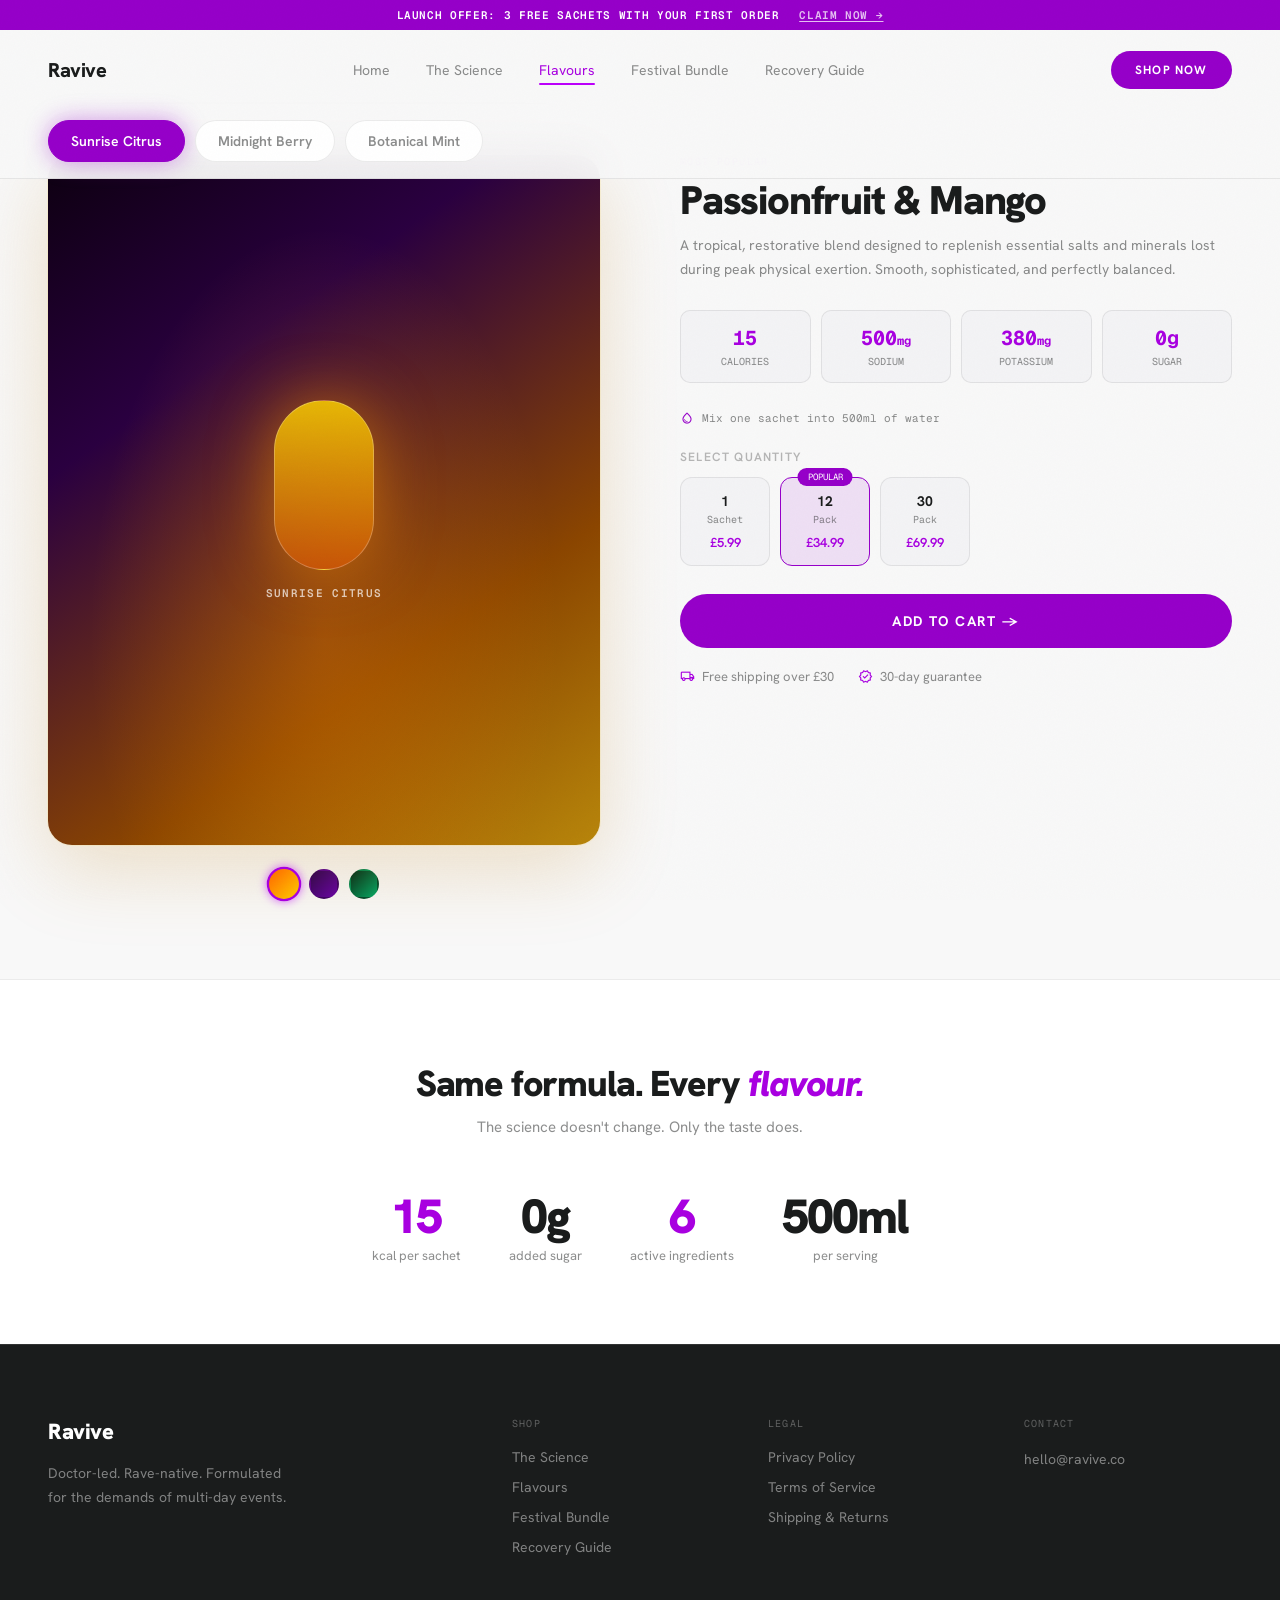
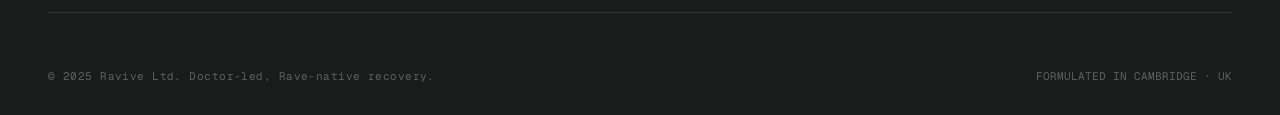
<file: product.html>
<!DOCTYPE html>
<html lang="en">
<head>
<meta charset="utf-8"/>
<meta content="width=device-width, initial-scale=1.0" name="viewport"/>
<title>Flavours — Ravive</title>
<link href="https://fonts.googleapis.com/css2?family=Hanken+Grotesk:wght@300;400;600;700;800;900&family=Geist+Mono:wght@400;500&display=swap" rel="stylesheet"/>
<link href="https://fonts.googleapis.com/css2?family=Material+Symbols+Outlined:wght,FILL@100..700,0..1&display=swap" rel="stylesheet"/>
<style>
:root {
  --bg: #f8f8f8; --surface: #ffffff; --surface2: #f3f3f5;
  --border: rgba(0,0,0,0.08); --purple: #9600c9; --purple-bright: #bc00fb;
  --purple-text: #a800e0; --purple-on-dark: #c44dff;
  --purple-glow: rgba(150,0,201,0.3); --text: #1a1c1c;
  --text-muted: rgba(26,28,28,0.5); --text-dim: rgba(26,28,28,0.3);
}
* { box-sizing: border-box; margin: 0; padding: 0; }
body { font-family: 'Hanken Grotesk', sans-serif; background: var(--bg); color: var(--text); -webkit-font-smoothing: antialiased; overflow-x: hidden; }
button, input, select, textarea { font-family: inherit; }
::selection { background: rgba(150,0,201,0.22); }
a:focus-visible, button:focus-visible, input:focus-visible { outline: 2px solid var(--purple-bright); outline-offset: 3px; border-radius: 4px; }
.mono { font-family: 'Geist Mono', monospace; }
a { text-decoration: none; color: inherit; }
.btn-primary { background: var(--purple); color: #fff; font-size: 13px; letter-spacing: 0.1em; font-weight: 700; padding: 14px 32px; border-radius: 9999px; border: none; cursor: pointer; transition: all 0.3s; display: inline-block; }
.btn-primary:hover { background: var(--purple-bright); box-shadow: 0 0 40px var(--purple-glow); transform: translateY(-2px); }
.btn-ghost { background: transparent; color: var(--text); font-size: 13px; letter-spacing: 0.08em; font-weight: 600; padding: 13px 32px; border-radius: 9999px; border: 1px solid var(--border); cursor: pointer; transition: all 0.3s; display: inline-block; }
.btn-ghost:hover { border-color: var(--purple); color: var(--purple-text); }
.reveal { opacity: 0; transform: translateY(28px); transition: opacity 0.7s cubic-bezier(0.22,1,0.36,1), transform 0.7s cubic-bezier(0.22,1,0.36,1); }
.reveal.visible { opacity: 1; transform: translateY(0); }
/* Nav */
.nav { position: fixed; top: 36px; left: 0; right: 0; z-index: 100; padding: 0 48px; height: 68px; display: flex; align-items: center; justify-content: space-between; transition: all 0.4s; }
.nav.scrolled { background: rgba(248,248,248,0.92); -webkit-backdrop-filter: blur(20px); backdrop-filter: blur(20px); border-bottom: 1px solid var(--border); }
.nav-logo { font-size: 20px; font-weight: 800; letter-spacing: -0.02em; color: #1a1c1c; }
.nav-links { display: flex; align-items: center; gap: 36px; }
.nav-link { font-size: 14px; color: var(--text-muted); transition: color 0.2s; }
.nav-link:hover { color: #1a1c1c; }
.nav-link.active { color: var(--purple-text); }
.mobile-btn { display: none; }
#mobileMenu { display: none; }
#mobileMenu.open { display: flex; animation: menu-in 0.28s cubic-bezier(0.22,1,0.36,1); }
@keyframes menu-in { from { opacity: 0; transform: translateY(-10px); } to { opacity: 1; transform: translateY(0); } }
/* Tabs */
.flavour-tab { cursor: pointer; padding: 11px 22px; border-radius: 9999px; font-size: 14px; font-weight: 600; transition: all 0.25s; border: 1px solid var(--border); background: var(--surface); color: var(--text-muted); }
.flavour-tab.active { background: var(--purple); color: #fff; border-color: var(--purple); box-shadow: 0 0 24px rgba(150,0,201,0.4); }
.flavour-tab:hover:not(.active) { border-color: rgba(150,0,201,0.4); color: var(--text); }
.flavour-panel { display: none; }
.flavour-panel.active { display: grid; grid-template-columns: 1fr 1fr; gap: 80px; align-items: start; }
/* Qty */
.qty-pack { cursor: pointer; border: 1px solid var(--border); border-radius: 12px; padding: 14px 16px; text-align: center; transition: all 0.25s; background: var(--surface2); min-width: 90px; position: relative; }
.qty-pack.active { border-color: var(--purple); background: rgba(150,0,201,0.1); }
.qty-pack:hover { border-color: rgba(150,0,201,0.4); }
/* Stat cards */
.stat-mini { background: var(--surface2); border: 1px solid var(--border); border-radius: 10px; padding: 14px 10px; text-align: center; }
/* Swatch */
.swatch { width: 30px; height: 30px; border-radius: 50%; cursor: pointer; border: 2px solid transparent; transition: all 0.2s; }
.swatch.active { border-color: var(--purple-text); box-shadow: 0 0 8px rgba(188,0,251,0.6); transform: scale(1.15); }
/* Tablet — tighten the two-column panel before it collapses */
@media (max-width: 1024px) {
  .flavour-panel.active { gap: 48px; }
  .section-pad { padding-left: 32px !important; padding-right: 32px !important; }
}
/* Narrow phones — shorten the offer strip so it never wraps under the nav */
@media (max-width: 640px) {
  .offer-strip { font-size: 10px !important; letter-spacing: 0.03em !important; white-space: nowrap; overflow: hidden; text-overflow: ellipsis; }
  .offer-prefix, .offer-suffix { display: none; }
}
@media (max-width: 768px) {
  body::after { display: none; } /* grain layer costs real compositing time on phones */
  .nav { padding: 0 20px; }
  .nav-links, .nav-cta-d { display: none !important; }
  .mobile-btn { display: flex !important; }
  #tabs-bar { padding: 12px 20px !important; }
  .flavour-panel.active { grid-template-columns: 1fr !important; gap: 40px !important; }
  .section-pad { padding: 48px 20px !important; }
  .stats-row { grid-template-columns: 1fr 1fr !important; }
  .footer-grid { grid-template-columns: 1fr 1fr !important; gap: 28px !important; }
}
@media (max-width: 480px) {
  .footer-grid { grid-template-columns: 1fr !important; }
  .stats-row { grid-template-columns: 1fr 1fr !important; }
}

/* ── SHARED POLISH (grain, reduced-motion, nav underline, button press, footer, marquee) ── */
body::after {
  content: ''; position: fixed; inset: 0; z-index: 9999; pointer-events: none;
  opacity: 0.025; mix-blend-mode: multiply;
  background-image: url("data:image/svg+xml,%3Csvg xmlns='http://www.w3.org/2000/svg' width='120' height='120'%3E%3Cfilter id='n'%3E%3CfeTurbulence type='fractalNoise' baseFrequency='0.9' numOctaves='3' stitchTiles='stitch'/%3E%3C/filter%3E%3Crect width='100%25' height='100%25' filter='url(%23n)'/%3E%3C/svg%3E");
}
.nav-link { position: relative; }
.nav-link::after { content: ''; position: absolute; left: 0; right: 0; bottom: -6px; height: 2px; background: var(--purple-bright); border-radius: 2px; transform: scaleX(0); transform-origin: left; transition: transform 0.35s cubic-bezier(0.22,1,0.36,1); }
.nav-link:hover::after, .nav-link.active::after { transform: scaleX(1); }
.btn-primary:active, .btn-ghost:active { transform: translateY(0) scale(0.97); transition-duration: 0.08s; }
.footer-links a { transition: color 0.2s, transform 0.2s; display: inline-block; width: fit-content; }
.footer-links a:hover { transform: translateX(4px); }
.marquee-wrap { -webkit-mask-image: linear-gradient(90deg, transparent, #000 12%, #000 88%, transparent); mask-image: linear-gradient(90deg, transparent, #000 12%, #000 88%, transparent); }
.marquee-wrap:hover .marquee-track { animation-play-state: paused; }
@media (prefers-reduced-motion: reduce) {
  html { scroll-behavior: auto; }
  *, *::before, *::after { animation-duration: 0.001ms !important; animation-iteration-count: 1 !important; transition-duration: 0.001ms !important; }
  .marquee-track { animation: none !important; }
  body::after { display: none; }
}
</style>
</head>
<body>

<!-- OFFER STRIP -->
<div style="position:fixed;top:0;left:0;right:0;z-index:101;background:var(--purple);color:#fff;text-align:center;padding:8px 20px;font-size:11px;font-weight:600;letter-spacing:0.06em;" class="mono offer-strip">
  <span class="offer-prefix">LAUNCH OFFER: </span>3 FREE SACHETS<span class="offer-suffix"> WITH YOUR FIRST ORDER</span>
  <a href="shop.html" style="color:rgba(255,255,255,0.75);text-decoration:underline;text-underline-offset:2px;margin-left:12px;">CLAIM NOW →</a>
</div>

<!-- NAV -->
<nav class="nav" id="mainNav">
  <a href="index.html" class="nav-logo">Ravive</a>
  <div class="nav-links">
    <a href="index.html" class="nav-link">Home</a>
    <a href="science.html" class="nav-link">The Science</a>
    <a href="product.html" class="nav-link active">Flavours</a>
    <a href="shop.html" class="nav-link">Festival Bundle</a>
    <a href="recovery.html" class="nav-link">Recovery Guide</a>
  </div>
  <div style="display:flex;align-items:center;gap:12px;">
    <a href="product.html" class="btn-primary nav-cta-d" style="font-size:12px;padding:11px 24px;">SHOP NOW</a>
    <button onclick="document.getElementById('mobileMenu').classList.toggle('open')" class="mobile-btn" style="background:none;border:none;cursor:pointer;padding:12px;color:#1a1c1c;" aria-label="Menu">
      <svg width="22" height="18" viewBox="0 0 22 18" fill="none"><rect width="22" height="2" rx="1" fill="#1a1c1c"/><rect y="8" width="22" height="2" rx="1" fill="#1a1c1c"/><rect y="16" width="22" height="2" rx="1" fill="#1a1c1c"/></svg>
    </button>
  </div>
</nav>
<div id="mobileMenu" style="position:fixed;top:104px;left:0;right:0;z-index:99;max-height:calc(100dvh - 104px);overflow-y:auto;flex-direction:column;background:rgba(248,248,248,0.98);-webkit-backdrop-filter:blur(20px);backdrop-filter:blur(20px);border-bottom:1px solid var(--border);padding:20px 24px;gap:4px;">
  <a href="index.html" style="padding:13px 0;font-size:16px;color:var(--text-muted);border-bottom:1px solid var(--border);display:block;">Home</a>
  <a href="science.html" style="padding:13px 0;font-size:16px;color:var(--text-muted);border-bottom:1px solid var(--border);display:block;">The Science</a>
  <a href="product.html" style="padding:13px 0;font-size:16px;color:var(--purple-text);border-bottom:1px solid var(--border);display:block;font-weight:600;">Flavours</a>
  <a href="shop.html" style="padding:13px 0;font-size:16px;color:var(--text-muted);border-bottom:1px solid var(--border);display:block;">Festival Bundle</a>
  <a href="recovery.html" style="padding:13px 0;font-size:16px;color:var(--text-muted);display:block;">Recovery Guide</a>
  <a href="product.html" class="btn-primary" style="margin-top:20px;text-align:center;display:block;">SHOP NOW</a>
</div>

<!-- TABS BAR -->
<div id="tabs-bar" style="position:sticky;top:104px;z-index:50;background:rgba(248,248,248,0.95);backdrop-filter:blur(20px);border-bottom:1px solid var(--border);padding:16px 48px;">
  <div style="max-width:1280px;margin:0 auto;display:flex;gap:10px;flex-wrap:wrap;">
    <button class="flavour-tab active" onclick="switchFlavour('citrus',this)">Sunrise Citrus</button>
    <button class="flavour-tab" onclick="switchFlavour('berry',this)">Midnight Berry</button>
    <button class="flavour-tab" onclick="switchFlavour('mint',this)">Botanical Mint</button>
  </div>
</div>

<!-- PRODUCT PANELS -->
<div style="max-width:1280px;margin:0 auto;padding:80px 48px;" class="section-pad">

  <!-- CITRUS -->
  <div id="panel-citrus" class="flavour-panel active">
    <div style="display:flex;flex-direction:column;align-items:center;gap:24px;">
      <div style="width:100%;aspect-ratio:4/5;background:linear-gradient(145deg,#0d0010 0%,#2a0040 30%,#8B4500 70%,#B8860B 100%);border-radius:24px;display:flex;align-items:center;justify-content:center;box-shadow:0 24px 80px rgba(188,120,0,0.2),0 0 0 1px rgba(255,200,0,0.1);position:relative;overflow:hidden;">
        <div style="position:absolute;inset:0;background:radial-gradient(ellipse at 50% 70%,rgba(255,140,0,0.3) 0%,transparent 60%);"></div>
        <div style="text-align:center;z-index:1;display:flex;flex-direction:column;align-items:center;gap:16px;">
          <div style="width:100px;height:170px;background:linear-gradient(180deg,rgba(255,210,0,0.85) 0%,rgba(255,100,0,0.5) 100%);border-radius:50px;border:1px solid rgba(255,255,255,0.25);box-shadow:0 0 60px rgba(255,150,0,0.5);"></div>
          <div class="mono" style="font-size:11px;font-weight:600;color:rgba(255,255,255,0.7);letter-spacing:0.12em;">SUNRISE CITRUS</div>
        </div>
      </div>
      <div style="display:flex;gap:10px;">
        <div class="swatch active" style="background:linear-gradient(135deg,#ff6600,#ffcc00);" onclick="switchFlavour('citrus',null)" title="Sunrise Citrus"></div>
        <div class="swatch" style="background:linear-gradient(135deg,#2a004d,#6600aa);" onclick="switchFlavour('berry',null)" title="Midnight Berry"></div>
        <div class="swatch" style="background:linear-gradient(135deg,#002b1a,#00aa66);" onclick="switchFlavour('mint',null)" title="Botanical Mint"></div>
      </div>
    </div>
    <div>
      <div class="mono" style="font-size:10px;letter-spacing:0.14em;color:var(--purple-text);text-transform:uppercase;margin-bottom:10px;">MOST POPULAR</div>
      <h1 class="prod-title" style="font-size:clamp(30px,4vw,40px);font-weight:900;letter-spacing:-0.03em;color:#1a1c1c;margin-bottom:12px;line-height:1.1;text-wrap:balance;">Passionfruit &amp; Mango</h1>
      <p style="font-size:14px;color:var(--text-muted);margin-bottom:28px;line-height:1.7;">A tropical, restorative blend designed to replenish essential salts and minerals lost during peak physical exertion. Smooth, sophisticated, and perfectly balanced.</p>
      <div style="display:grid;grid-template-columns:repeat(4,1fr);gap:10px;margin-bottom:28px;" class="stats-row">
        <div class="stat-mini"><div class="mono" style="font-size:20px;font-weight:700;color:var(--purple-text);">15</div><div style="font-size:10px;color:var(--text-muted);margin-top:4px;" class="mono">CALORIES</div></div>
        <div class="stat-mini"><div class="mono" style="font-size:20px;font-weight:700;color:var(--purple-text);">500<span style="font-size:12px;">mg</span></div><div style="font-size:10px;color:var(--text-muted);margin-top:4px;" class="mono">SODIUM</div></div>
        <div class="stat-mini"><div class="mono" style="font-size:20px;font-weight:700;color:var(--purple-text);">380<span style="font-size:12px;">mg</span></div><div style="font-size:10px;color:var(--text-muted);margin-top:4px;" class="mono">POTASSIUM</div></div>
        <div class="stat-mini"><div class="mono" style="font-size:20px;font-weight:700;color:var(--purple-text);">0g</div><div style="font-size:10px;color:var(--text-muted);margin-top:4px;" class="mono">SUGAR</div></div>
      </div>
      <div class="mono" style="font-size:11px;color:var(--text-muted);margin-bottom:24px;display:flex;align-items:center;gap:8px;">
        <span class="material-symbols-outlined" style="font-size:14px;color:var(--purple);">water_drop</span>
        Mix one sachet into 500ml of water
      </div>
      <div style="margin-bottom:28px;">
        <div style="font-size:12px;font-weight:600;color:var(--text-dim);letter-spacing:0.1em;text-transform:uppercase;margin-bottom:12px;">SELECT QUANTITY</div>
        <div style="display:flex;gap:10px;">
          <div class="qty-pack" id="qty-1" onclick="selectQty(event)">
            <div style="font-size:14px;font-weight:700;color:#1a1c1c;">1</div>
            <div class="mono" style="font-size:10px;color:var(--text-muted);margin-top:3px;">Sachet</div>
            <div style="font-size:13px;font-weight:600;color:var(--purple-text);margin-top:8px;">£5.99</div>
          </div>
          <div class="qty-pack active" id="qty-12" onclick="selectQty(event)" style="position:relative;">
            <div style="position:absolute;top:-10px;left:50%;transform:translateX(-50%);background:var(--purple);color:#fff;font-size:9px;padding:3px 10px;border-radius:9999px;white-space:nowrap;" class="mono">POPULAR</div>
            <div style="font-size:14px;font-weight:700;color:#1a1c1c;">12</div>
            <div class="mono" style="font-size:10px;color:var(--text-muted);margin-top:3px;">Pack</div>
            <div style="font-size:13px;font-weight:600;color:var(--purple-text);margin-top:8px;">£34.99</div>
          </div>
          <div class="qty-pack" id="qty-30" onclick="selectQty(event)">
            <div style="font-size:14px;font-weight:700;color:#1a1c1c;">30</div>
            <div class="mono" style="font-size:10px;color:var(--text-muted);margin-top:3px;">Pack</div>
            <div style="font-size:13px;font-weight:600;color:var(--purple-text);margin-top:8px;">£69.99</div>
          </div>
        </div>
      </div>
      <button class="btn-primary" style="width:100%;text-align:center;font-size:14px;padding:18px;" onclick="this.textContent='Added ✓';this.style.background='#22c55e';setTimeout(()=>{this.textContent='ADD TO CART →';this.style.background='';},2000)">ADD TO CART →</button>
      <div style="display:flex;align-items:center;gap:24px;margin-top:20px;flex-wrap:wrap;">
        <div style="display:flex;align-items:center;gap:7px;"><span class="material-symbols-outlined" style="font-size:15px;color:var(--purple-text);">local_shipping</span><span style="font-size:13px;color:var(--text-muted);">Free shipping over £30</span></div>
        <div style="display:flex;align-items:center;gap:7px;"><span class="material-symbols-outlined" style="font-size:15px;color:var(--purple-text);">verified</span><span style="font-size:13px;color:var(--text-muted);">30-day guarantee</span></div>
      </div>
    </div>
  </div>

  <!-- BERRY -->
  <div id="panel-berry" class="flavour-panel" style="gap:80px;align-items:start;">
    <div style="display:flex;flex-direction:column;align-items:center;gap:24px;">
      <div style="width:100%;aspect-ratio:4/5;background:linear-gradient(145deg,#060008 0%,#1a0030 40%,#4d0085 100%);border-radius:24px;display:flex;align-items:center;justify-content:center;box-shadow:0 24px 80px rgba(100,0,170,0.25),0 0 0 1px rgba(140,0,200,0.15);position:relative;overflow:hidden;">
        <div style="position:absolute;inset:0;background:radial-gradient(ellipse at 50% 70%,rgba(100,0,170,0.4) 0%,transparent 60%);"></div>
        <div style="text-align:center;z-index:1;display:flex;flex-direction:column;align-items:center;gap:16px;">
          <div style="width:100px;height:170px;background:linear-gradient(180deg,rgba(160,0,220,0.85) 0%,rgba(60,0,110,0.5) 100%);border-radius:50px;border:1px solid rgba(255,255,255,0.15);box-shadow:0 0 60px rgba(140,0,200,0.6);"></div>
          <div class="mono" style="font-size:11px;font-weight:600;color:rgba(255,255,255,0.7);letter-spacing:0.12em;">MIDNIGHT BERRY</div>
        </div>
      </div>
      <div style="display:flex;gap:10px;">
        <div class="swatch" style="background:linear-gradient(135deg,#ff6600,#ffcc00);" onclick="switchFlavour('citrus',null)"></div>
        <div class="swatch active" style="background:linear-gradient(135deg,#2a004d,#6600aa);" onclick="switchFlavour('berry',null)"></div>
        <div class="swatch" style="background:linear-gradient(135deg,#002b1a,#00aa66);" onclick="switchFlavour('mint',null)"></div>
      </div>
    </div>
    <div>
      <div class="mono" style="font-size:10px;letter-spacing:0.14em;color:var(--text-muted);text-transform:uppercase;margin-bottom:10px;">DEEP &amp; BOLD</div>
      <h1 class="prod-title" style="font-size:clamp(30px,4vw,40px);font-weight:900;letter-spacing:-0.03em;color:#1a1c1c;margin-bottom:12px;line-height:1.1;text-wrap:balance;">Blackberry &amp; Açaí</h1>
      <p style="font-size:14px;color:var(--text-muted);margin-bottom:28px;line-height:1.7;">A deep, antioxidant-rich blend. Dark berry notes with a smooth finish. Rich in polyphenols to combat oxidative stress from long nights.</p>
      <div style="display:grid;grid-template-columns:repeat(4,1fr);gap:10px;margin-bottom:28px;" class="stats-row">
        <div class="stat-mini"><div class="mono" style="font-size:20px;font-weight:700;color:var(--purple-text);">15</div><div style="font-size:10px;color:var(--text-muted);margin-top:4px;" class="mono">CALORIES</div></div>
        <div class="stat-mini"><div class="mono" style="font-size:20px;font-weight:700;color:var(--purple-text);">500<span style="font-size:12px;">mg</span></div><div style="font-size:10px;color:var(--text-muted);margin-top:4px;" class="mono">SODIUM</div></div>
        <div class="stat-mini"><div class="mono" style="font-size:20px;font-weight:700;color:var(--purple-text);">380<span style="font-size:12px;">mg</span></div><div style="font-size:10px;color:var(--text-muted);margin-top:4px;" class="mono">POTASSIUM</div></div>
        <div class="stat-mini"><div class="mono" style="font-size:20px;font-weight:700;color:var(--purple-text);">0g</div><div style="font-size:10px;color:var(--text-muted);margin-top:4px;" class="mono">SUGAR</div></div>
      </div>
      <div class="mono" style="font-size:11px;color:var(--text-muted);margin-bottom:24px;display:flex;align-items:center;gap:8px;"><span class="material-symbols-outlined" style="font-size:14px;color:var(--purple);">water_drop</span>Mix one sachet into 500ml of water</div>
      <div style="margin-bottom:28px;">
        <div style="font-size:12px;font-weight:600;color:var(--text-dim);letter-spacing:0.1em;text-transform:uppercase;margin-bottom:12px;">SELECT QUANTITY</div>
        <div style="display:flex;gap:10px;">
          <div class="qty-pack" onclick="selectQty(event)"><div style="font-size:14px;font-weight:700;color:#1a1c1c;">1</div><div class="mono" style="font-size:10px;color:var(--text-muted);margin-top:3px;">Sachet</div><div style="font-size:13px;font-weight:600;color:var(--purple-text);margin-top:8px;">£5.99</div></div>
          <div class="qty-pack active" onclick="selectQty(event)" style="position:relative;"><div style="position:absolute;top:-10px;left:50%;transform:translateX(-50%);background:var(--purple);color:#fff;font-size:9px;padding:3px 10px;border-radius:9999px;white-space:nowrap;" class="mono">POPULAR</div><div style="font-size:14px;font-weight:700;color:#1a1c1c;">12</div><div class="mono" style="font-size:10px;color:var(--text-muted);margin-top:3px;">Pack</div><div style="font-size:13px;font-weight:600;color:var(--purple-text);margin-top:8px;">£34.99</div></div>
          <div class="qty-pack" onclick="selectQty(event)"><div style="font-size:14px;font-weight:700;color:#1a1c1c;">30</div><div class="mono" style="font-size:10px;color:var(--text-muted);margin-top:3px;">Pack</div><div style="font-size:13px;font-weight:600;color:var(--purple-text);margin-top:8px;">£69.99</div></div>
        </div>
      </div>
      <button class="btn-primary" style="width:100%;text-align:center;font-size:14px;padding:18px;" onclick="this.textContent='Added ✓';this.style.background='#22c55e';setTimeout(()=>{this.textContent='ADD TO CART →';this.style.background='';},2000)">ADD TO CART →</button>
    </div>
  </div>

  <!-- MINT -->
  <div id="panel-mint" class="flavour-panel" style="gap:80px;align-items:start;">
    <div style="display:flex;flex-direction:column;align-items:center;gap:24px;">
      <div style="width:100%;aspect-ratio:4/5;background:linear-gradient(145deg,#00060d 0%,#001a0a 40%,#005533 100%);border-radius:24px;display:flex;align-items:center;justify-content:center;box-shadow:0 24px 80px rgba(0,140,80,0.2),0 0 0 1px rgba(0,180,100,0.1);position:relative;overflow:hidden;">
        <div style="position:absolute;inset:0;background:radial-gradient(ellipse at 50% 70%,rgba(0,140,80,0.35) 0%,transparent 60%);"></div>
        <div style="text-align:center;z-index:1;display:flex;flex-direction:column;align-items:center;gap:16px;">
          <div style="width:100px;height:170px;background:linear-gradient(180deg,rgba(0,200,120,0.85) 0%,rgba(0,70,35,0.5) 100%);border-radius:50px;border:1px solid rgba(255,255,255,0.15);box-shadow:0 0 60px rgba(0,180,100,0.5);"></div>
          <div class="mono" style="font-size:11px;font-weight:600;color:rgba(255,255,255,0.7);letter-spacing:0.12em;">BOTANICAL MINT</div>
        </div>
      </div>
      <div style="display:flex;gap:10px;">
        <div class="swatch" style="background:linear-gradient(135deg,#ff6600,#ffcc00);" onclick="switchFlavour('citrus',null)"></div>
        <div class="swatch" style="background:linear-gradient(135deg,#2a004d,#6600aa);" onclick="switchFlavour('berry',null)"></div>
        <div class="swatch active" style="background:linear-gradient(135deg,#002b1a,#00aa66);" onclick="switchFlavour('mint',null)"></div>
      </div>
    </div>
    <div>
      <div class="mono" style="font-size:10px;letter-spacing:0.14em;color:var(--text-muted);text-transform:uppercase;margin-bottom:10px;">CLEAN &amp; FRESH</div>
      <h1 class="prod-title" style="font-size:clamp(30px,4vw,40px);font-weight:900;letter-spacing:-0.03em;color:#1a1c1c;margin-bottom:12px;line-height:1.1;text-wrap:balance;">Lemon &amp; Elderflower</h1>
      <p style="font-size:14px;color:var(--text-muted);margin-bottom:28px;line-height:1.7;">A crisp, botanical blend with a gentle effervescence. Light on the palate and easy to drink even when you're feeling rough. The gentle option.</p>
      <div style="display:grid;grid-template-columns:repeat(4,1fr);gap:10px;margin-bottom:28px;" class="stats-row">
        <div class="stat-mini"><div class="mono" style="font-size:20px;font-weight:700;color:var(--purple-text);">15</div><div style="font-size:10px;color:var(--text-muted);margin-top:4px;" class="mono">CALORIES</div></div>
        <div class="stat-mini"><div class="mono" style="font-size:20px;font-weight:700;color:var(--purple-text);">500<span style="font-size:12px;">mg</span></div><div style="font-size:10px;color:var(--text-muted);margin-top:4px;" class="mono">SODIUM</div></div>
        <div class="stat-mini"><div class="mono" style="font-size:20px;font-weight:700;color:var(--purple-text);">380<span style="font-size:12px;">mg</span></div><div style="font-size:10px;color:var(--text-muted);margin-top:4px;" class="mono">POTASSIUM</div></div>
        <div class="stat-mini"><div class="mono" style="font-size:20px;font-weight:700;color:var(--purple-text);">0g</div><div style="font-size:10px;color:var(--text-muted);margin-top:4px;" class="mono">SUGAR</div></div>
      </div>
      <div class="mono" style="font-size:11px;color:var(--text-muted);margin-bottom:24px;display:flex;align-items:center;gap:8px;"><span class="material-symbols-outlined" style="font-size:14px;color:var(--purple);">water_drop</span>Mix one sachet into 500ml of water</div>
      <div style="margin-bottom:28px;">
        <div style="font-size:12px;font-weight:600;color:var(--text-dim);letter-spacing:0.1em;text-transform:uppercase;margin-bottom:12px;">SELECT QUANTITY</div>
        <div style="display:flex;gap:10px;">
          <div class="qty-pack" onclick="selectQty(event)"><div style="font-size:14px;font-weight:700;color:#1a1c1c;">1</div><div class="mono" style="font-size:10px;color:var(--text-muted);margin-top:3px;">Sachet</div><div style="font-size:13px;font-weight:600;color:var(--purple-text);margin-top:8px;">£5.99</div></div>
          <div class="qty-pack active" onclick="selectQty(event)" style="position:relative;"><div style="position:absolute;top:-10px;left:50%;transform:translateX(-50%);background:var(--purple);color:#fff;font-size:9px;padding:3px 10px;border-radius:9999px;white-space:nowrap;" class="mono">POPULAR</div><div style="font-size:14px;font-weight:700;color:#1a1c1c;">12</div><div class="mono" style="font-size:10px;color:var(--text-muted);margin-top:3px;">Pack</div><div style="font-size:13px;font-weight:600;color:var(--purple-text);margin-top:8px;">£34.99</div></div>
          <div class="qty-pack" onclick="selectQty(event)"><div style="font-size:14px;font-weight:700;color:#1a1c1c;">30</div><div class="mono" style="font-size:10px;color:var(--text-muted);margin-top:3px;">Pack</div><div style="font-size:13px;font-weight:600;color:var(--purple-text);margin-top:8px;">£69.99</div></div>
        </div>
      </div>
      <button class="btn-primary" style="width:100%;text-align:center;font-size:14px;padding:18px;" onclick="this.textContent='Added ✓';this.style.background='#22c55e';setTimeout(()=>{this.textContent='ADD TO CART →';this.style.background='';},2000)">ADD TO CART →</button>
    </div>
  </div>
</div>

<!-- FORMULA STATS -->
<section style="padding:80px 48px;background:var(--surface);border-top:1px solid var(--border);">
  <div style="max-width:1280px;margin:0 auto;text-align:center;margin-bottom:56px;">
    <h2 style="font-size:36px;font-weight:900;letter-spacing:-0.03em;color:#1a1c1c;">Same formula. Every <span style="color:var(--purple-text);font-style:italic;">flavour.</span></h2>
    <p style="font-size:15px;color:var(--text-muted);margin-top:10px;">The science doesn't change. Only the taste does.</p>
  </div>
  <div style="max-width:900px;margin:0 auto;display:flex;justify-content:center;gap:48px;flex-wrap:wrap;">
    <div style="text-align:center;"><div style="font-size:48px;font-weight:900;color:var(--purple-text);letter-spacing:-0.04em;line-height:1;">15</div><div style="font-size:13px;color:var(--text-muted);margin-top:6px;">kcal per sachet</div></div>
    <div style="text-align:center;"><div style="font-size:48px;font-weight:900;color:#1a1c1c;letter-spacing:-0.04em;line-height:1;">0g</div><div style="font-size:13px;color:var(--text-muted);margin-top:6px;">added sugar</div></div>
    <div style="text-align:center;"><div style="font-size:48px;font-weight:900;color:var(--purple-text);letter-spacing:-0.04em;line-height:1;">6</div><div style="font-size:13px;color:var(--text-muted);margin-top:6px;">active ingredients</div></div>
    <div style="text-align:center;"><div style="font-size:48px;font-weight:900;color:#1a1c1c;letter-spacing:-0.04em;line-height:1;">500ml</div><div style="font-size:13px;color:var(--text-muted);margin-top:6px;">per serving</div></div>
  </div>
</section>

<!-- FOOTER -->
<footer style="background:#1a1c1c;padding:72px 48px 32px;border-top:1px solid rgba(255,255,255,0.1);">
  <div style="max-width:1280px;margin:0 auto;">
    <div style="display:grid;grid-template-columns:2fr 1fr 1fr 1fr;gap:48px;margin-bottom:56px;padding-bottom:56px;border-bottom:1px solid rgba(255,255,255,0.1);" class="footer-grid">
      <div><div style="font-size:22px;font-weight:900;color:#fff;margin-bottom:16px;letter-spacing:-0.02em;">Ravive</div><p style="font-size:14px;color:rgba(255,255,255,0.45);line-height:1.7;max-width:240px;">Doctor-led. Rave-native. Formulated for the demands of multi-day events.</p></div>
      <div><div class="mono" style="font-size:10px;letter-spacing:0.12em;color:rgba(255,255,255,0.3);text-transform:uppercase;margin-bottom:18px;">Shop</div><div style="display:flex;flex-direction:column;gap:12px;"><a href="science.html" style="font-size:14px;color:rgba(255,255,255,0.45);">The Science</a><a href="product.html" style="font-size:14px;color:rgba(255,255,255,0.45);">Flavours</a><a href="shop.html" style="font-size:14px;color:rgba(255,255,255,0.45);">Festival Bundle</a><a href="recovery.html" style="font-size:14px;color:rgba(255,255,255,0.45);">Recovery Guide</a></div></div>
      <div><div class="mono" style="font-size:10px;letter-spacing:0.12em;color:rgba(255,255,255,0.3);text-transform:uppercase;margin-bottom:18px;">Legal</div><div style="display:flex;flex-direction:column;gap:12px;"><a href="#" style="font-size:14px;color:rgba(255,255,255,0.45);">Privacy Policy</a><a href="#" style="font-size:14px;color:rgba(255,255,255,0.45);">Terms of Service</a><a href="#" style="font-size:14px;color:rgba(255,255,255,0.45);">Shipping &amp; Returns</a></div></div>
      <div><div class="mono" style="font-size:10px;letter-spacing:0.12em;color:rgba(255,255,255,0.3);text-transform:uppercase;margin-bottom:18px;">Contact</div><a href="mailto:hello@ravive.co" style="font-size:14px;color:rgba(255,255,255,0.45);">hello@ravive.co</a></div>
    </div>
    <div style="display:flex;justify-content:space-between;align-items:center;flex-wrap:wrap;gap:12px;">
      <div class="mono" style="font-size:11px;color:rgba(255,255,255,0.3);letter-spacing:0.04em;">© 2025 Ravive Ltd. Doctor-led, Rave-native recovery.</div>
      <div class="mono" style="font-size:11px;color:rgba(255,255,255,0.3);">FORMULATED IN CAMBRIDGE · UK</div>
    </div>
  </div>
</footer>

<script>
const nav = document.getElementById('mainNav');
window.addEventListener('scroll',()=>{ nav.classList.toggle('scrolled', window.scrollY > 40); },{passive:true});
document.querySelectorAll('#mobileMenu a').forEach(a=>{
  a.addEventListener('click',()=>document.getElementById('mobileMenu').classList.remove('open'));
});
function switchFlavour(id, tabEl) {
  document.querySelectorAll('.flavour-panel').forEach(p=>p.classList.remove('active'));
  document.querySelectorAll('.flavour-tab').forEach(t=>t.classList.remove('active'));
  document.querySelectorAll('.swatch').forEach(s=>s.classList.remove('active'));
  document.getElementById('panel-'+id).classList.add('active');
  const tabMap={citrus:0,berry:1,mint:2};
  if(tabEl) tabEl.classList.add('active');
  else document.querySelectorAll('.flavour-tab')[tabMap[id]].classList.add('active');
  const swatchMap={citrus:0,berry:1,mint:2};
  document.querySelectorAll('.swatch')[swatchMap[id]].classList.add('active');
  document.querySelectorAll('#panel-'+id+' .swatch')[swatchMap[id]].classList.add('active');
}
function selectQty(e) {
  const panel=e.currentTarget.closest('.flavour-panel');
  panel.querySelectorAll('.qty-pack').forEach(p=>p.classList.remove('active'));
  e.currentTarget.classList.add('active');
}
</script>

<script>
(function(){
  var fine = window.matchMedia('(pointer: fine)').matches;
  var reduced = window.matchMedia('(prefers-reduced-motion: reduce)').matches;
  if (!fine || reduced) return;
  var S = 0.32, M = 10;
  document.querySelectorAll('.btn-primary').forEach(function(btn){
    btn.style.willChange = 'transform';
    btn.addEventListener('mouseenter', function(){ btn.style.transition = 'transform 0.15s ease-out, background 0.3s, box-shadow 0.3s'; });
    btn.addEventListener('mousemove', function(e){
      var r = btn.getBoundingClientRect();
      var dx = Math.max(-M, Math.min(M, (e.clientX-(r.left+r.width/2))*S));
      var dy = Math.max(-M, Math.min(M, (e.clientY-(r.top+r.height/2))*S));
      btn.style.transform = 'translate('+dx+'px,'+dy+'px)';
    });
    btn.addEventListener('mouseleave', function(){ btn.style.transition=''; btn.style.transform=''; });
  });
})();
</script>
</body>
</html>
</file>
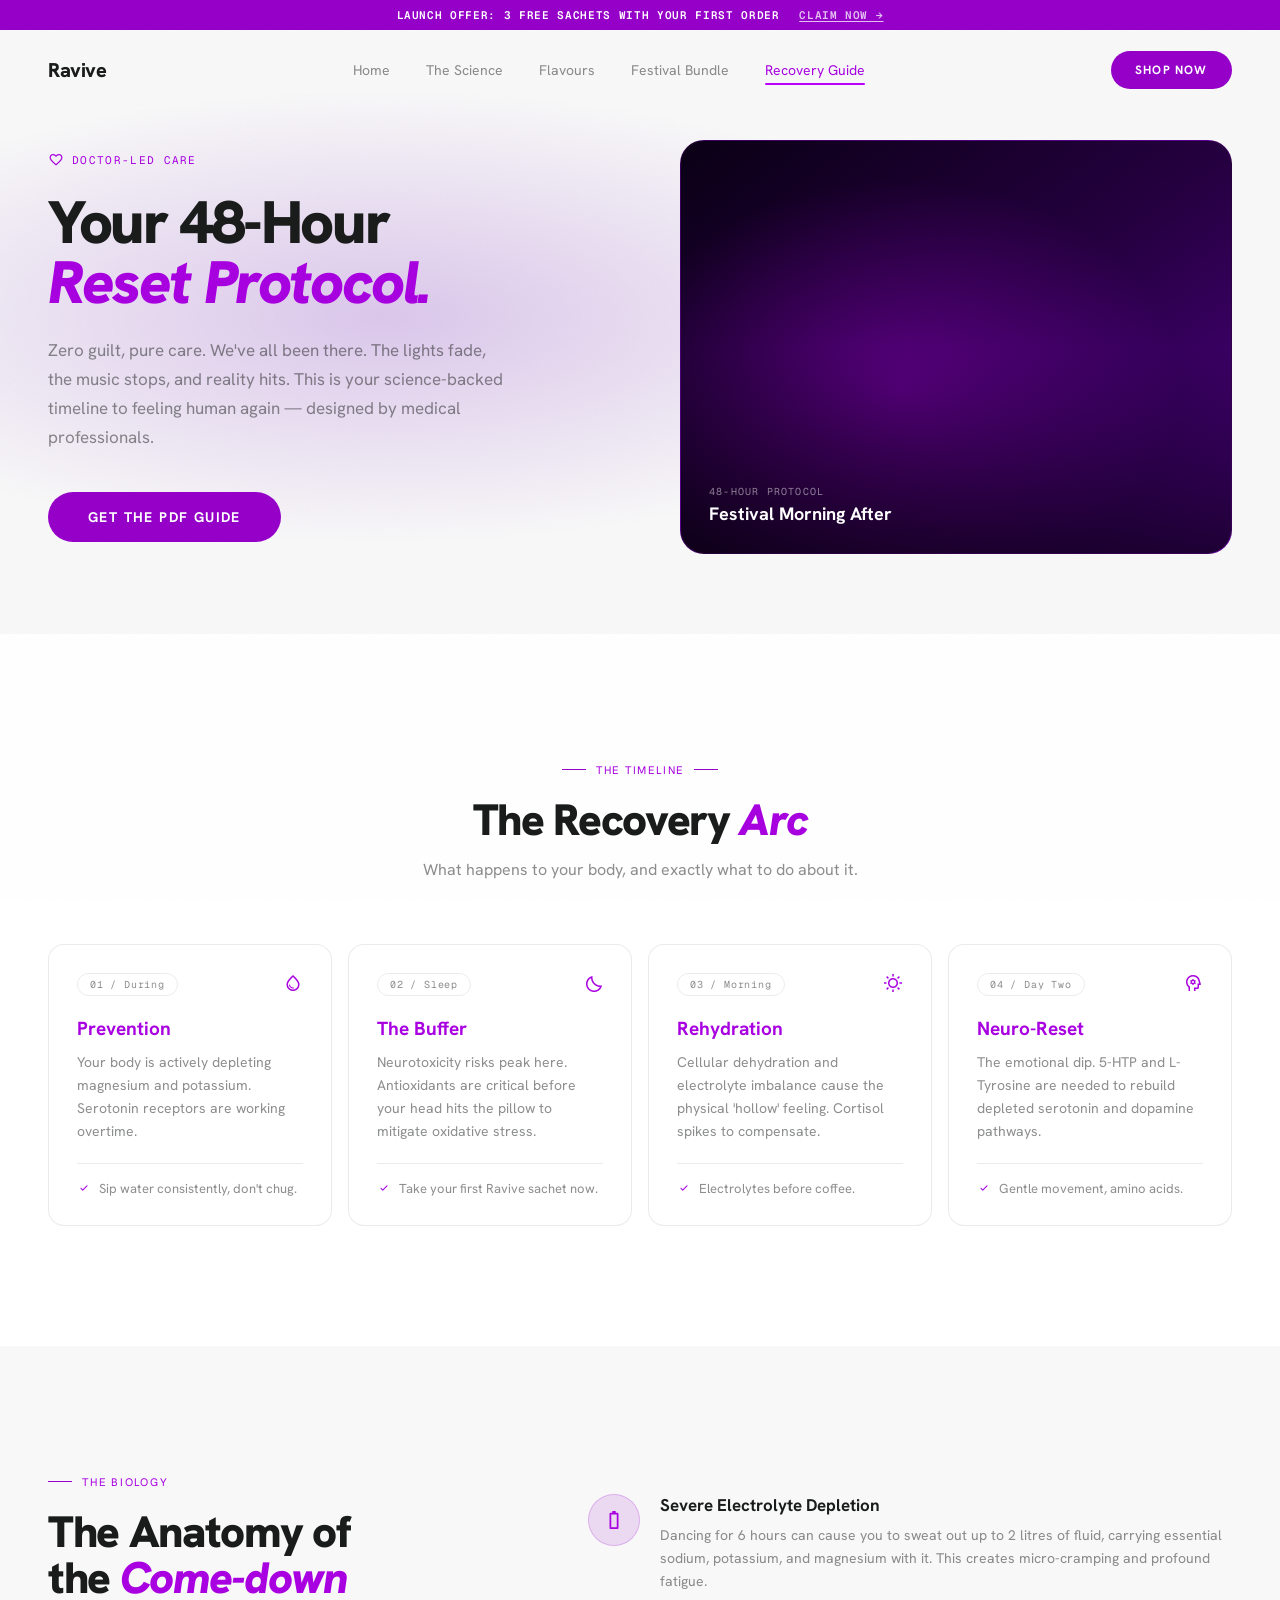
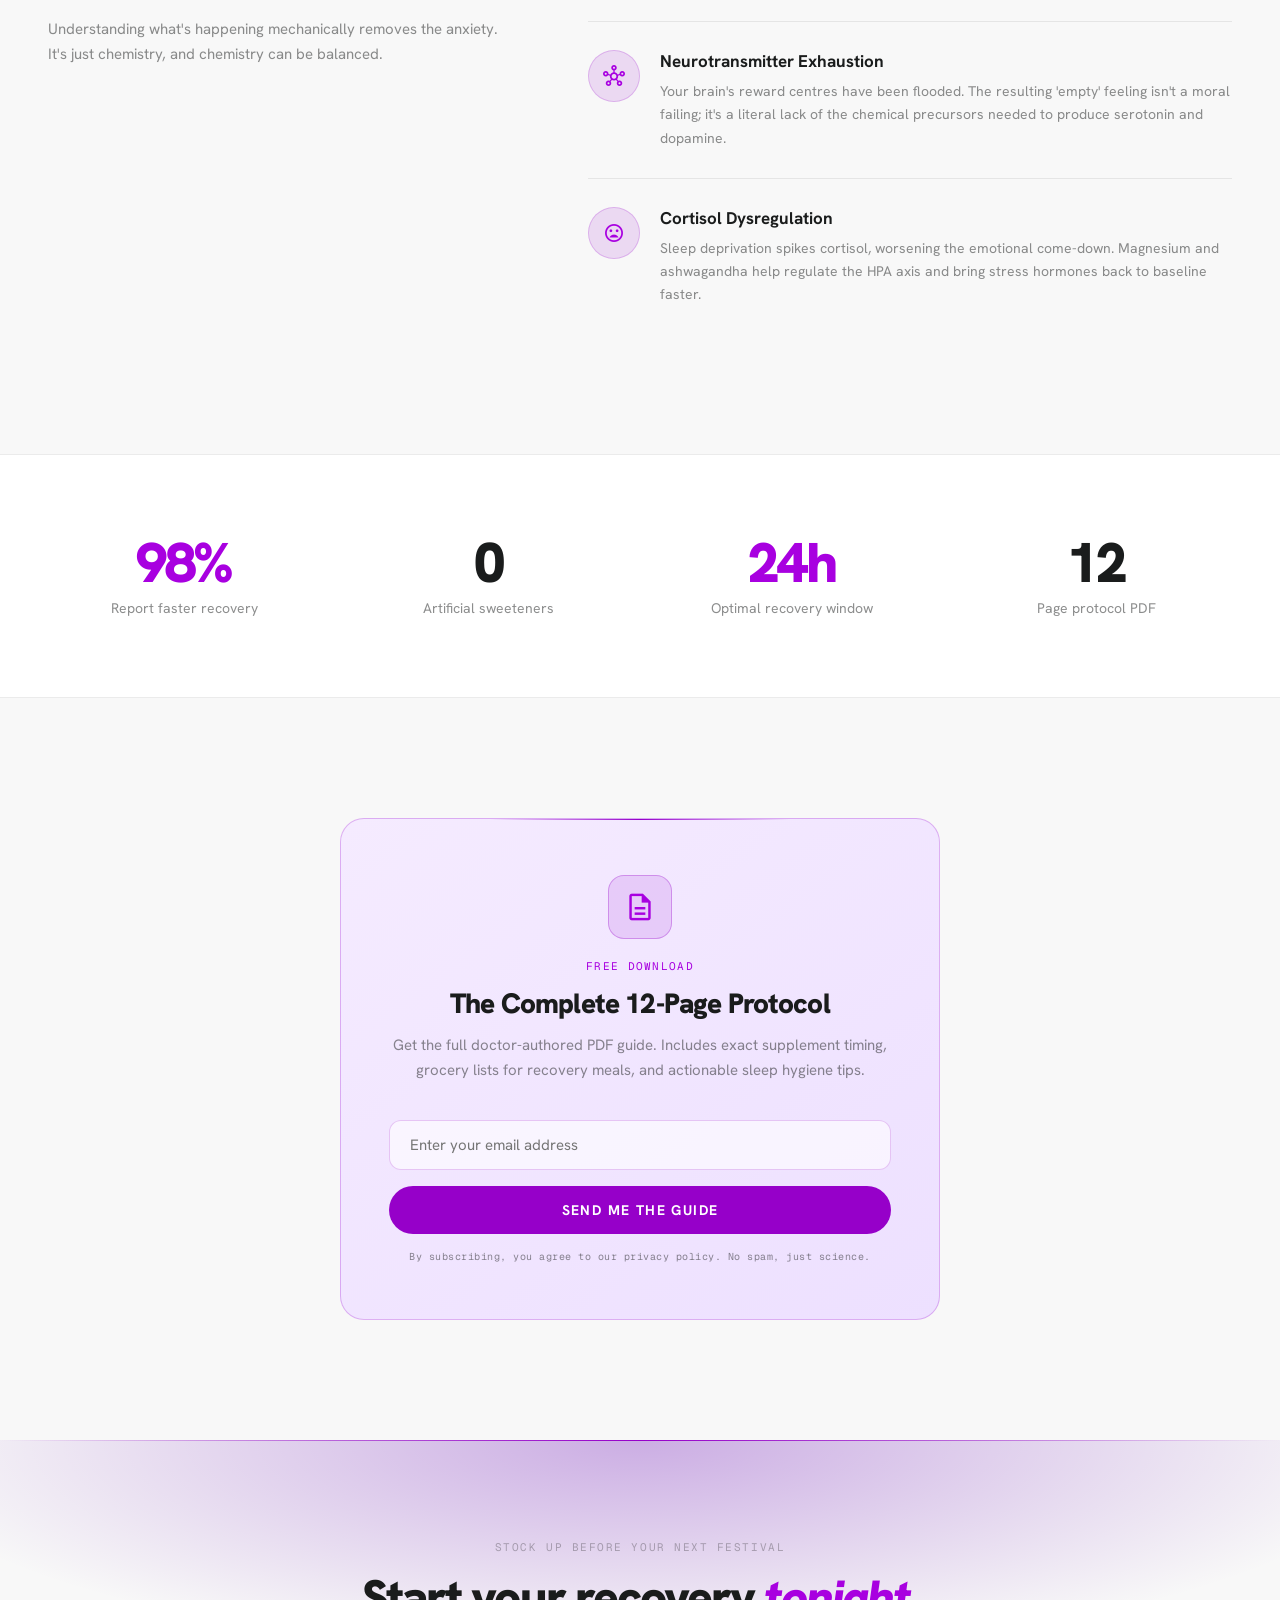
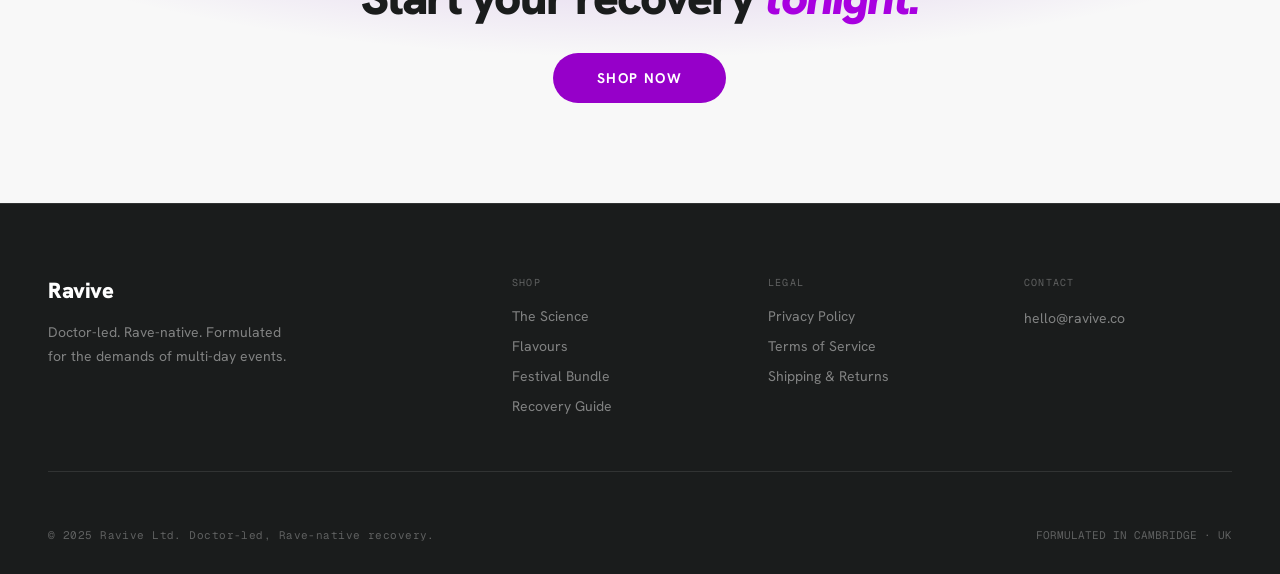
<file: recovery.html>
<!DOCTYPE html>
<html lang="en">
<head>
<meta charset="utf-8"/>
<meta content="width=device-width, initial-scale=1.0" name="viewport"/>
<title>Recovery Guide — Ravive</title>
<link href="https://fonts.googleapis.com/css2?family=Hanken+Grotesk:wght@300;400;600;700;800;900&family=Geist+Mono:wght@400;500&display=swap" rel="stylesheet"/>
<link href="https://fonts.googleapis.com/css2?family=Material+Symbols+Outlined:wght,FILL@100..700,0..1&display=swap" rel="stylesheet"/>
<style>
:root {
  --bg: #f8f8f8; --surface: #ffffff; --surface2: #f3f3f5;
  --border: rgba(0,0,0,0.08); --purple: #9600c9; --purple-bright: #bc00fb;
  --purple-text: #a800e0; --purple-on-dark: #c44dff;
  --purple-glow: rgba(150,0,201,0.3); --text: #1a1c1c;
  --text-muted: rgba(26,28,28,0.5); --text-dim: rgba(26,28,28,0.3);
}
* { box-sizing: border-box; margin: 0; padding: 0; }
body { font-family: 'Hanken Grotesk', sans-serif; background: var(--bg); color: var(--text); -webkit-font-smoothing: antialiased; overflow-x: hidden; }
button, input, select, textarea { font-family: inherit; }
::selection { background: rgba(150,0,201,0.22); }
a:focus-visible, button:focus-visible, input:focus-visible { outline: 2px solid var(--purple-bright); outline-offset: 3px; border-radius: 4px; }
.mono { font-family: 'Geist Mono', monospace; }
a { text-decoration: none; color: inherit; }
.btn-primary { background: var(--purple); color: #fff; font-size: 13px; letter-spacing: 0.1em; font-weight: 700; padding: 14px 32px; border-radius: 9999px; border: none; cursor: pointer; transition: all 0.3s; display: inline-block; }
.btn-primary:hover { background: var(--purple-bright); box-shadow: 0 0 40px var(--purple-glow); transform: translateY(-2px); }
.reveal { opacity: 0; transform: translateY(28px); transition: opacity 0.7s cubic-bezier(0.22,1,0.36,1), transform 0.7s cubic-bezier(0.22,1,0.36,1); }
.reveal.visible { opacity: 1; transform: translateY(0); }
.reveal-delay-1 { transition-delay: 0.1s; } .reveal-delay-2 { transition-delay: 0.2s; } .reveal-delay-3 { transition-delay: 0.3s; }
.section-label { display: inline-flex; align-items: center; gap: 10px; margin-bottom: 20px; }
.section-label-line { width: 24px; height: 1px; background: var(--purple); }
.section-label-text { font-size: 11px; letter-spacing: 0.16em; color: var(--purple-text); text-transform: uppercase; }
.section-h2 { font-size: clamp(32px, 4vw, 44px); font-weight: 900; letter-spacing: -0.03em; color: #1a1c1c; line-height: 1.05; text-wrap: balance; }
.section-h2 em { font-style: italic; color: var(--purple-text); }
/* Nav */
.nav { position: fixed; top: 36px; left: 0; right: 0; z-index: 100; padding: 0 48px; height: 68px; display: flex; align-items: center; justify-content: space-between; transition: all 0.4s; }
.nav.scrolled { background: rgba(248,248,248,0.92); -webkit-backdrop-filter: blur(20px); backdrop-filter: blur(20px); border-bottom: 1px solid var(--border); }
.nav-logo { font-size: 20px; font-weight: 800; letter-spacing: -0.02em; color: #1a1c1c; }
.nav-links { display: flex; align-items: center; gap: 36px; }
.nav-link { font-size: 14px; color: var(--text-muted); transition: color 0.2s; }
.nav-link:hover { color: #1a1c1c; }
.nav-link.active { color: var(--purple-text); }
.mobile-btn { display: none; }
#mobileMenu { display: none; }
#mobileMenu.open { display: flex; animation: menu-in 0.28s cubic-bezier(0.22,1,0.36,1); }
@keyframes menu-in { from { opacity: 0; transform: translateY(-10px); } to { opacity: 1; transform: translateY(0); } }
/* Timeline card */
.tl-card { background: var(--surface); border: 1px solid var(--border); border-radius: 16px; padding: 28px; display: flex; flex-direction: column; height: 100%; transition: all 0.3s; position: relative; overflow: hidden; }
.tl-card::before { content: ''; position: absolute; top: 0; left: 0; right: 0; height: 2px; background: linear-gradient(90deg, transparent, var(--purple), transparent); transform: scaleX(0); transition: transform 0.4s; }
.tl-card:hover { border-color: rgba(150,0,201,0.35); transform: translateY(-4px); }
.tl-card:hover::before { transform: scaleX(1); }
/* Bio section */
.bio-item { display: flex; gap: 20px; align-items: flex-start; padding: 28px 0; border-bottom: 1px solid var(--border); }
.bio-item:last-child { border-bottom: none; }
.bio-icon { width: 52px; height: 52px; background: rgba(150,0,201,0.12); border: 1px solid rgba(150,0,201,0.2); border-radius: 50%; display: flex; align-items: center; justify-content: center; flex-shrink: 0; }
/* Tablet — reduce density before the single-column collapse */
@media (max-width: 1024px) {
  .two-col { gap: 48px !important; }
  .four-grid { grid-template-columns: 1fr 1fr !important; }
  .section-pad { padding-left: 32px !important; padding-right: 32px !important; }
}
/* Narrow phones — shorten the offer strip so it never wraps under the nav */
@media (max-width: 640px) {
  .offer-strip { font-size: 10px !important; letter-spacing: 0.03em !important; white-space: nowrap; overflow: hidden; text-overflow: ellipsis; }
  .offer-prefix, .offer-suffix { display: none; }
  #download .reveal { padding: 40px 24px !important; }
}
@media (max-width: 768px) {
  body::after { display: none; } /* grain layer costs real compositing time on phones */
  .nav { padding: 0 20px; }
  .nav-links, .nav-cta-d { display: none !important; }
  .mobile-btn { display: flex !important; }
  .hero-section { padding: 128px 20px 60px !important; }
  .section-pad { padding: 60px 20px !important; }
  .two-col { grid-template-columns: 1fr !important; gap: 48px !important; }
  .four-grid { grid-template-columns: 1fr 1fr !important; }
  .stats-row { grid-template-columns: 1fr 1fr !important; }
  .footer-grid { grid-template-columns: 1fr 1fr !important; gap: 28px !important; }
}
@media (max-width: 480px) {
  .four-grid { grid-template-columns: 1fr !important; }
  .footer-grid { grid-template-columns: 1fr !important; }
}

/* ── SHARED POLISH (grain, reduced-motion, nav underline, button press, footer, marquee) ── */
body::after {
  content: ''; position: fixed; inset: 0; z-index: 9999; pointer-events: none;
  opacity: 0.025; mix-blend-mode: multiply;
  background-image: url("data:image/svg+xml,%3Csvg xmlns='http://www.w3.org/2000/svg' width='120' height='120'%3E%3Cfilter id='n'%3E%3CfeTurbulence type='fractalNoise' baseFrequency='0.9' numOctaves='3' stitchTiles='stitch'/%3E%3C/filter%3E%3Crect width='100%25' height='100%25' filter='url(%23n)'/%3E%3C/svg%3E");
}
.nav-link { position: relative; }
.nav-link::after { content: ''; position: absolute; left: 0; right: 0; bottom: -6px; height: 2px; background: var(--purple-bright); border-radius: 2px; transform: scaleX(0); transform-origin: left; transition: transform 0.35s cubic-bezier(0.22,1,0.36,1); }
.nav-link:hover::after, .nav-link.active::after { transform: scaleX(1); }
.btn-primary:active, .btn-ghost:active { transform: translateY(0) scale(0.97); transition-duration: 0.08s; }
.footer-links a { transition: color 0.2s, transform 0.2s; display: inline-block; width: fit-content; }
.footer-links a:hover { transform: translateX(4px); }
.marquee-wrap { -webkit-mask-image: linear-gradient(90deg, transparent, #000 12%, #000 88%, transparent); mask-image: linear-gradient(90deg, transparent, #000 12%, #000 88%, transparent); }
.marquee-wrap:hover .marquee-track { animation-play-state: paused; }
@media (prefers-reduced-motion: reduce) {
  html { scroll-behavior: auto; }
  *, *::before, *::after { animation-duration: 0.001ms !important; animation-iteration-count: 1 !important; transition-duration: 0.001ms !important; }
  .marquee-track { animation: none !important; }
  body::after { display: none; }
}
</style>
</head>
<body>

<!-- OFFER STRIP -->
<div style="position:fixed;top:0;left:0;right:0;z-index:101;background:var(--purple);color:#fff;text-align:center;padding:8px 20px;font-size:11px;font-weight:600;letter-spacing:0.06em;" class="mono offer-strip">
  <span class="offer-prefix">LAUNCH OFFER: </span>3 FREE SACHETS<span class="offer-suffix"> WITH YOUR FIRST ORDER</span>
  <a href="shop.html" style="color:rgba(255,255,255,0.75);text-decoration:underline;text-underline-offset:2px;margin-left:12px;">CLAIM NOW →</a>
</div>

<!-- NAV -->
<nav class="nav" id="mainNav">
  <a href="index.html" class="nav-logo">Ravive</a>
  <div class="nav-links">
    <a href="index.html" class="nav-link">Home</a>
    <a href="science.html" class="nav-link">The Science</a>
    <a href="product.html" class="nav-link">Flavours</a>
    <a href="shop.html" class="nav-link">Festival Bundle</a>
    <a href="recovery.html" class="nav-link active">Recovery Guide</a>
  </div>
  <div style="display:flex;align-items:center;gap:12px;">
    <a href="product.html" class="btn-primary nav-cta-d" style="font-size:12px;padding:11px 24px;">SHOP NOW</a>
    <button onclick="document.getElementById('mobileMenu').classList.toggle('open')" class="mobile-btn" style="background:none;border:none;cursor:pointer;padding:12px;color:#1a1c1c;" aria-label="Menu">
      <svg width="22" height="18" viewBox="0 0 22 18" fill="none"><rect width="22" height="2" rx="1" fill="#1a1c1c"/><rect y="8" width="22" height="2" rx="1" fill="#1a1c1c"/><rect y="16" width="22" height="2" rx="1" fill="#1a1c1c"/></svg>
    </button>
  </div>
</nav>
<div id="mobileMenu" style="position:fixed;top:104px;left:0;right:0;z-index:99;max-height:calc(100dvh - 104px);overflow-y:auto;flex-direction:column;background:rgba(248,248,248,0.98);-webkit-backdrop-filter:blur(20px);backdrop-filter:blur(20px);border-bottom:1px solid var(--border);padding:20px 24px;gap:4px;">
  <a href="index.html" style="padding:13px 0;font-size:16px;color:var(--text-muted);border-bottom:1px solid var(--border);display:block;">Home</a>
  <a href="science.html" style="padding:13px 0;font-size:16px;color:var(--text-muted);border-bottom:1px solid var(--border);display:block;">The Science</a>
  <a href="product.html" style="padding:13px 0;font-size:16px;color:var(--text-muted);border-bottom:1px solid var(--border);display:block;">Flavours</a>
  <a href="shop.html" style="padding:13px 0;font-size:16px;color:var(--text-muted);border-bottom:1px solid var(--border);display:block;">Festival Bundle</a>
  <a href="recovery.html" style="padding:13px 0;font-size:16px;color:var(--purple-text);display:block;font-weight:600;">Recovery Guide</a>
  <a href="product.html" class="btn-primary" style="margin-top:20px;text-align:center;display:block;">SHOP NOW</a>
</div>

<!-- HERO -->
<section class="hero-section" style="padding:140px 48px 80px;position:relative;overflow:hidden;background:radial-gradient(ellipse 80% 60% at 30% 50%,rgba(100,0,180,0.2) 0%,transparent 60%),var(--bg);">
  <div style="max-width:1280px;margin:0 auto;display:grid;grid-template-columns:1fr 1fr;gap:80px;align-items:center;" class="two-col">
    <div>
      <div class="reveal" style="display:flex;align-items:center;gap:8px;margin-bottom:24px;">
        <span class="material-symbols-outlined" style="color:var(--purple-text);font-size:16px;">favorite</span>
        <div class="mono" style="font-size:11px;letter-spacing:0.12em;color:var(--purple-text);text-transform:uppercase;">Doctor-Led Care</div>
      </div>
      <h1 class="hero-h1 reveal reveal-delay-1" style="font-size:clamp(38px,5.5vw,60px);font-weight:900;letter-spacing:-0.04em;color:#1a1c1c;line-height:1;margin-bottom:24px;">Your 48-Hour<br/><span style="color:var(--purple-text);font-style:italic;">Reset Protocol.</span></h1>
      <p class="reveal reveal-delay-2" style="font-size:17px;line-height:1.7;color:var(--text-muted);max-width:460px;margin-bottom:40px;">Zero guilt, pure care. We've all been there. The lights fade, the music stops, and reality hits. This is your science-backed timeline to feeling human again — designed by medical professionals.</p>
      <a href="#download" class="btn-primary reveal reveal-delay-3" style="padding:16px 40px;font-size:14px;">GET THE PDF GUIDE</a>
    </div>
    <div class="reveal reveal-delay-2" style="position:relative;">
      <div style="aspect-ratio:4/3;background:linear-gradient(145deg,#0a0015 0%,#250040 50%,#4d0085 100%);border-radius:24px;overflow:hidden;position:relative;border:1px solid rgba(150,0,201,0.2);">
        <div style="position:absolute;inset:0;background:radial-gradient(ellipse at 40% 60%,rgba(188,0,251,0.35) 0%,transparent 60%);"></div>
        <div style="position:absolute;bottom:0;left:0;right:0;height:50%;background:linear-gradient(0deg,rgba(0,0,0,0.6) 0%,transparent 100%);"></div>
        <div style="position:absolute;bottom:28px;left:28px;">
          <div class="mono" style="font-size:10px;letter-spacing:0.12em;color:rgba(255,255,255,0.5);text-transform:uppercase;margin-bottom:4px;">48-HOUR PROTOCOL</div>
          <div style="font-size:18px;font-weight:700;color:#fff;">Festival Morning After</div>
        </div>
      </div>
    </div>
  </div>
</section>

<!-- RECOVERY TIMELINE -->
<section class="section-pad" style="padding:120px 48px;background:var(--surface);">
  <div style="max-width:1280px;margin:0 auto;">
    <div style="text-align:center;margin-bottom:64px;" class="reveal">
      <div class="section-label" style="justify-content:center;"><div class="section-label-line"></div><span class="section-label-text">The Timeline</span><div class="section-label-line"></div></div>
      <h2 class="section-h2">The Recovery <em>Arc</em></h2>
      <p style="font-size:16px;color:var(--text-muted);max-width:480px;margin:16px auto 0;">What happens to your body, and exactly what to do about it.</p>
    </div>
    <div style="display:grid;grid-template-columns:repeat(4,1fr);gap:16px;" class="four-grid">
      <div class="tl-card reveal reveal-delay-1">
        <div style="display:flex;justify-content:space-between;align-items:flex-start;margin-bottom:20px;">
          <span class="mono" style="font-size:10px;letter-spacing:0.08em;border:1px solid var(--border);border-radius:9999px;padding:4px 12px;color:var(--text-muted);">01 / During</span>
          <span class="material-symbols-outlined" style="color:var(--purple-text);font-size:20px;">water_drop</span>
        </div>
        <h3 style="font-size:19px;font-weight:700;color:var(--purple-text);margin-bottom:10px;">Prevention</h3>
        <p style="font-size:14px;color:var(--text-muted);line-height:1.65;flex:1;">Your body is actively depleting magnesium and potassium. Serotonin receptors are working overtime.</p>
        <ul style="list-style:none;margin-top:20px;padding-top:16px;border-top:1px solid var(--border);display:flex;flex-direction:column;gap:8px;">
          <li style="display:flex;align-items:flex-start;gap:8px;font-size:13px;color:var(--text-muted);"><span class="material-symbols-outlined" style="font-size:14px;color:var(--purple-text);margin-top:1px;flex-shrink:0;">check</span>Sip water consistently, don't chug.</li>
        </ul>
      </div>
      <div class="tl-card reveal reveal-delay-2">
        <div style="display:flex;justify-content:space-between;align-items:flex-start;margin-bottom:20px;">
          <span class="mono" style="font-size:10px;letter-spacing:0.08em;border:1px solid var(--border);border-radius:9999px;padding:4px 12px;color:var(--text-muted);">02 / Sleep</span>
          <span class="material-symbols-outlined" style="color:var(--purple-text);font-size:20px;">bedtime</span>
        </div>
        <h3 style="font-size:19px;font-weight:700;color:var(--purple-text);margin-bottom:10px;">The Buffer</h3>
        <p style="font-size:14px;color:var(--text-muted);line-height:1.65;flex:1;">Neurotoxicity risks peak here. Antioxidants are critical before your head hits the pillow to mitigate oxidative stress.</p>
        <ul style="list-style:none;margin-top:20px;padding-top:16px;border-top:1px solid var(--border);display:flex;flex-direction:column;gap:8px;">
          <li style="display:flex;align-items:flex-start;gap:8px;font-size:13px;color:var(--text-muted);"><span class="material-symbols-outlined" style="font-size:14px;color:var(--purple-text);margin-top:1px;flex-shrink:0;">check</span>Take your first Ravive sachet now.</li>
        </ul>
      </div>
      <div class="tl-card reveal reveal-delay-3">
        <div style="display:flex;justify-content:space-between;align-items:flex-start;margin-bottom:20px;">
          <span class="mono" style="font-size:10px;letter-spacing:0.08em;border:1px solid var(--border);border-radius:9999px;padding:4px 12px;color:var(--text-muted);">03 / Morning</span>
          <span class="material-symbols-outlined" style="color:var(--purple-text);font-size:20px;">wb_sunny</span>
        </div>
        <h3 style="font-size:19px;font-weight:700;color:var(--purple-text);margin-bottom:10px;">Rehydration</h3>
        <p style="font-size:14px;color:var(--text-muted);line-height:1.65;flex:1;">Cellular dehydration and electrolyte imbalance cause the physical 'hollow' feeling. Cortisol spikes to compensate.</p>
        <ul style="list-style:none;margin-top:20px;padding-top:16px;border-top:1px solid var(--border);display:flex;flex-direction:column;gap:8px;">
          <li style="display:flex;align-items:flex-start;gap:8px;font-size:13px;color:var(--text-muted);"><span class="material-symbols-outlined" style="font-size:14px;color:var(--purple-text);margin-top:1px;flex-shrink:0;">check</span>Electrolytes before coffee.</li>
        </ul>
      </div>
      <div class="tl-card reveal reveal-delay-1">
        <div style="display:flex;justify-content:space-between;align-items:flex-start;margin-bottom:20px;">
          <span class="mono" style="font-size:10px;letter-spacing:0.08em;border:1px solid var(--border);border-radius:9999px;padding:4px 12px;color:var(--text-muted);">04 / Day Two</span>
          <span class="material-symbols-outlined" style="color:var(--purple-text);font-size:20px;">psychology</span>
        </div>
        <h3 style="font-size:19px;font-weight:700;color:var(--purple-text);margin-bottom:10px;">Neuro-Reset</h3>
        <p style="font-size:14px;color:var(--text-muted);line-height:1.65;flex:1;">The emotional dip. 5-HTP and L-Tyrosine are needed to rebuild depleted serotonin and dopamine pathways.</p>
        <ul style="list-style:none;margin-top:20px;padding-top:16px;border-top:1px solid var(--border);display:flex;flex-direction:column;gap:8px;">
          <li style="display:flex;align-items:flex-start;gap:8px;font-size:13px;color:var(--text-muted);"><span class="material-symbols-outlined" style="font-size:14px;color:var(--purple-text);margin-top:1px;flex-shrink:0;">check</span>Gentle movement, amino acids.</li>
        </ul>
      </div>
    </div>
  </div>
</section>

<!-- BIOLOGY -->
<section class="section-pad" style="padding:120px 48px;">
  <div style="max-width:1280px;margin:0 auto;display:grid;grid-template-columns:5fr 7fr;gap:80px;" class="two-col">
    <div class="reveal">
      <div class="section-label"><div class="section-label-line"></div><span class="section-label-text">The Biology</span></div>
      <h2 class="section-h2" style="margin-bottom:16px;">The Anatomy of the <em>Come-down</em></h2>
      <p style="font-size:15px;color:var(--text-muted);line-height:1.7;">Understanding what's happening mechanically removes the anxiety. It's just chemistry, and chemistry can be balanced.</p>
    </div>
    <div class="reveal reveal-delay-2">
      <div class="bio-item">
        <div class="bio-icon"><span class="material-symbols-outlined" style="color:var(--purple-text);font-size:22px;">battery_0_bar</span></div>
        <div>
          <h4 style="font-size:17px;font-weight:700;color:#1a1c1c;margin-bottom:8px;">Severe Electrolyte Depletion</h4>
          <p style="font-size:14px;color:var(--text-muted);line-height:1.65;">Dancing for 6 hours can cause you to sweat out up to 2 litres of fluid, carrying essential sodium, potassium, and magnesium with it. This creates micro-cramping and profound fatigue.</p>
        </div>
      </div>
      <div class="bio-item">
        <div class="bio-icon"><span class="material-symbols-outlined" style="color:var(--purple-text);font-size:22px;">hub</span></div>
        <div>
          <h4 style="font-size:17px;font-weight:700;color:#1a1c1c;margin-bottom:8px;">Neurotransmitter Exhaustion</h4>
          <p style="font-size:14px;color:var(--text-muted);line-height:1.65;">Your brain's reward centres have been flooded. The resulting 'empty' feeling isn't a moral failing; it's a literal lack of the chemical precursors needed to produce serotonin and dopamine.</p>
        </div>
      </div>
      <div class="bio-item">
        <div class="bio-icon"><span class="material-symbols-outlined" style="color:var(--purple-text);font-size:22px;">mood_bad</span></div>
        <div>
          <h4 style="font-size:17px;font-weight:700;color:#1a1c1c;margin-bottom:8px;">Cortisol Dysregulation</h4>
          <p style="font-size:14px;color:var(--text-muted);line-height:1.65;">Sleep deprivation spikes cortisol, worsening the emotional come-down. Magnesium and ashwagandha help regulate the HPA axis and bring stress hormones back to baseline faster.</p>
        </div>
      </div>
    </div>
  </div>
</section>

<!-- STATS STRIP -->
<section style="background:var(--surface);border-top:1px solid var(--border);border-bottom:1px solid var(--border);padding:80px 48px;" class="section-pad">
  <div style="max-width:1280px;margin:0 auto;display:grid;grid-template-columns:repeat(4,1fr);gap:32px;text-align:center;" class="stats-row">
    <div class="reveal reveal-delay-1">
      <div style="font-size:56px;font-weight:900;letter-spacing:-0.04em;color:var(--purple-text);line-height:1;">98%</div>
      <div style="font-size:14px;color:var(--text-muted);margin-top:8px;">Report faster recovery</div>
    </div>
    <div class="reveal reveal-delay-2">
      <div style="font-size:56px;font-weight:900;letter-spacing:-0.04em;color:#1a1c1c;line-height:1;">0</div>
      <div style="font-size:14px;color:var(--text-muted);margin-top:8px;">Artificial sweeteners</div>
    </div>
    <div class="reveal reveal-delay-3">
      <div style="font-size:56px;font-weight:900;letter-spacing:-0.04em;color:var(--purple-text);line-height:1;">24h</div>
      <div style="font-size:14px;color:var(--text-muted);margin-top:8px;">Optimal recovery window</div>
    </div>
    <div class="reveal reveal-delay-1">
      <div style="font-size:56px;font-weight:900;letter-spacing:-0.04em;color:#1a1c1c;line-height:1;">12</div>
      <div style="font-size:14px;color:var(--text-muted);margin-top:8px;">Page protocol PDF</div>
    </div>
  </div>
</section>

<!-- EMAIL CAPTURE -->
<section class="section-pad" style="padding:120px 48px;scroll-margin-top:110px;" id="download">
  <div style="max-width:600px;margin:0 auto;">
    <div class="reveal" style="background:linear-gradient(145deg,#f5ebff 0%,#ede0ff 100%);border:1px solid rgba(150,0,201,0.25);border-radius:24px;padding:56px 48px;text-align:center;position:relative;overflow:hidden;">
      <div style="position:absolute;top:0;left:50%;transform:translateX(-50%);width:300px;height:1px;background:linear-gradient(90deg,transparent,var(--purple),transparent);"></div>
      <div style="width:64px;height:64px;background:rgba(150,0,201,0.12);border:1px solid rgba(150,0,201,0.3);border-radius:16px;display:flex;align-items:center;justify-content:center;margin:0 auto 20px;">
        <span class="material-symbols-outlined" style="font-size:32px;color:var(--purple-text);">description</span>
      </div>
      <div class="mono" style="font-size:11px;letter-spacing:0.12em;color:var(--purple-text);text-transform:uppercase;margin-bottom:12px;">Free Download</div>
      <h2 style="font-size:28px;font-weight:900;letter-spacing:-0.03em;color:#1a1c1c;margin-bottom:12px;">The Complete 12-Page Protocol</h2>
      <p style="font-size:15px;color:var(--text-muted);line-height:1.7;margin-bottom:36px;">Get the full doctor-authored PDF guide. Includes exact supplement timing, grocery lists for recovery meals, and actionable sleep hygiene tips.</p>
      <form onsubmit="event.preventDefault();this.innerHTML='<div style=\'padding:20px;font-size:16px;font-weight:700;color:var(--purple-text);\'>✓ Guide sent! Check your inbox.</div>'" style="display:flex;flex-direction:column;gap:16px;">
        <input type="email" placeholder="Enter your email address" required style="width:100%;background:rgba(255,255,255,0.6);border:1px solid rgba(150,0,201,0.2);border-radius:12px;padding:14px 20px;font-size:15px;color:#1a1c1c;outline:none;font-family:'Hanken Grotesk',sans-serif;transition:border-color 0.2s;" onfocus="this.style.borderColor='var(--purple)'" onblur="this.style.borderColor='rgba(150,0,201,0.2)'"/>
        <button type="submit" class="btn-primary" style="width:100%;padding:15px;font-size:14px;">SEND ME THE GUIDE</button>
        <p class="mono" style="font-size:10px;color:var(--text-muted);letter-spacing:0.05em;">By subscribing, you agree to our privacy policy. No spam, just science.</p>
      </form>
    </div>
  </div>
</section>

<!-- CTA STRIP -->
<section style="padding:100px 48px;text-align:center;position:relative;overflow:hidden;background:radial-gradient(ellipse 100% 100% at 50% 0%,rgba(100,0,180,0.3) 0%,transparent 60%),var(--bg);">
  <div style="position:absolute;top:0;left:0;right:0;height:1px;background:linear-gradient(90deg,transparent,var(--purple),transparent);"></div>
  <div class="reveal">
    <div class="mono" style="font-size:11px;letter-spacing:0.14em;color:var(--text-dim);text-transform:uppercase;margin-bottom:12px;">Stock up before your next festival</div>
    <h2 style="font-size:clamp(32px,5vw,48px);font-weight:900;letter-spacing:-0.04em;color:#1a1c1c;margin-bottom:24px;text-wrap:balance;">Start your recovery <span style="color:var(--purple-text);font-style:italic;">tonight.</span></h2>
    <a href="shop.html" class="btn-primary" style="padding:16px 44px;font-size:14px;">SHOP NOW</a>
  </div>
</section>

<!-- FOOTER -->
<footer style="background:#1a1c1c;padding:72px 48px 32px;border-top:1px solid rgba(255,255,255,0.1);">
  <div style="max-width:1280px;margin:0 auto;">
    <div style="display:grid;grid-template-columns:2fr 1fr 1fr 1fr;gap:48px;margin-bottom:56px;padding-bottom:56px;border-bottom:1px solid rgba(255,255,255,0.1);" class="footer-grid">
      <div><div style="font-size:22px;font-weight:900;color:#fff;margin-bottom:16px;letter-spacing:-0.02em;">Ravive</div><p style="font-size:14px;color:rgba(255,255,255,0.45);line-height:1.7;max-width:240px;">Doctor-led. Rave-native. Formulated for the demands of multi-day events.</p></div>
      <div><div class="mono" style="font-size:10px;letter-spacing:0.12em;color:rgba(255,255,255,0.3);text-transform:uppercase;margin-bottom:18px;">Shop</div><div style="display:flex;flex-direction:column;gap:12px;"><a href="science.html" style="font-size:14px;color:rgba(255,255,255,0.45);">The Science</a><a href="product.html" style="font-size:14px;color:rgba(255,255,255,0.45);">Flavours</a><a href="shop.html" style="font-size:14px;color:rgba(255,255,255,0.45);">Festival Bundle</a><a href="recovery.html" style="font-size:14px;color:rgba(255,255,255,0.45);">Recovery Guide</a></div></div>
      <div><div class="mono" style="font-size:10px;letter-spacing:0.12em;color:rgba(255,255,255,0.3);text-transform:uppercase;margin-bottom:18px;">Legal</div><div style="display:flex;flex-direction:column;gap:12px;"><a href="#" style="font-size:14px;color:rgba(255,255,255,0.45);">Privacy Policy</a><a href="#" style="font-size:14px;color:rgba(255,255,255,0.45);">Terms of Service</a><a href="#" style="font-size:14px;color:rgba(255,255,255,0.45);">Shipping &amp; Returns</a></div></div>
      <div><div class="mono" style="font-size:10px;letter-spacing:0.12em;color:rgba(255,255,255,0.3);text-transform:uppercase;margin-bottom:18px;">Contact</div><a href="mailto:hello@ravive.co" style="font-size:14px;color:rgba(255,255,255,0.45);">hello@ravive.co</a></div>
    </div>
    <div style="display:flex;justify-content:space-between;align-items:center;flex-wrap:wrap;gap:12px;">
      <div class="mono" style="font-size:11px;color:rgba(255,255,255,0.3);letter-spacing:0.04em;">© 2025 Ravive Ltd. Doctor-led, Rave-native recovery.</div>
      <div class="mono" style="font-size:11px;color:rgba(255,255,255,0.3);">FORMULATED IN CAMBRIDGE · UK</div>
    </div>
  </div>
</footer>

<script>
const nav = document.getElementById('mainNav');
window.addEventListener('scroll',()=>{ nav.classList.toggle('scrolled', window.scrollY > 40); },{passive:true});
document.querySelectorAll('#mobileMenu a').forEach(a=>{
  a.addEventListener('click',()=>document.getElementById('mobileMenu').classList.remove('open'));
});
const revealEls = document.querySelectorAll('.reveal');
const obs = new IntersectionObserver(entries=>{ entries.forEach(e=>{ if(e.isIntersecting){ e.target.classList.add('visible'); obs.unobserve(e.target); } }); },{threshold:0.1});
revealEls.forEach(el=>obs.observe(el));
</script>

<script>
(function(){
  var fine = window.matchMedia('(pointer: fine)').matches;
  var reduced = window.matchMedia('(prefers-reduced-motion: reduce)').matches;
  if (!fine || reduced) return;
  var S = 0.32, M = 10;
  document.querySelectorAll('.btn-primary').forEach(function(btn){
    btn.style.willChange = 'transform';
    btn.addEventListener('mouseenter', function(){ btn.style.transition = 'transform 0.15s ease-out, background 0.3s, box-shadow 0.3s'; });
    btn.addEventListener('mousemove', function(e){
      var r = btn.getBoundingClientRect();
      var dx = Math.max(-M, Math.min(M, (e.clientX-(r.left+r.width/2))*S));
      var dy = Math.max(-M, Math.min(M, (e.clientY-(r.top+r.height/2))*S));
      btn.style.transform = 'translate('+dx+'px,'+dy+'px)';
    });
    btn.addEventListener('mouseleave', function(){ btn.style.transition=''; btn.style.transform=''; });
  });
})();
</script>
</body>
</html>
</file>
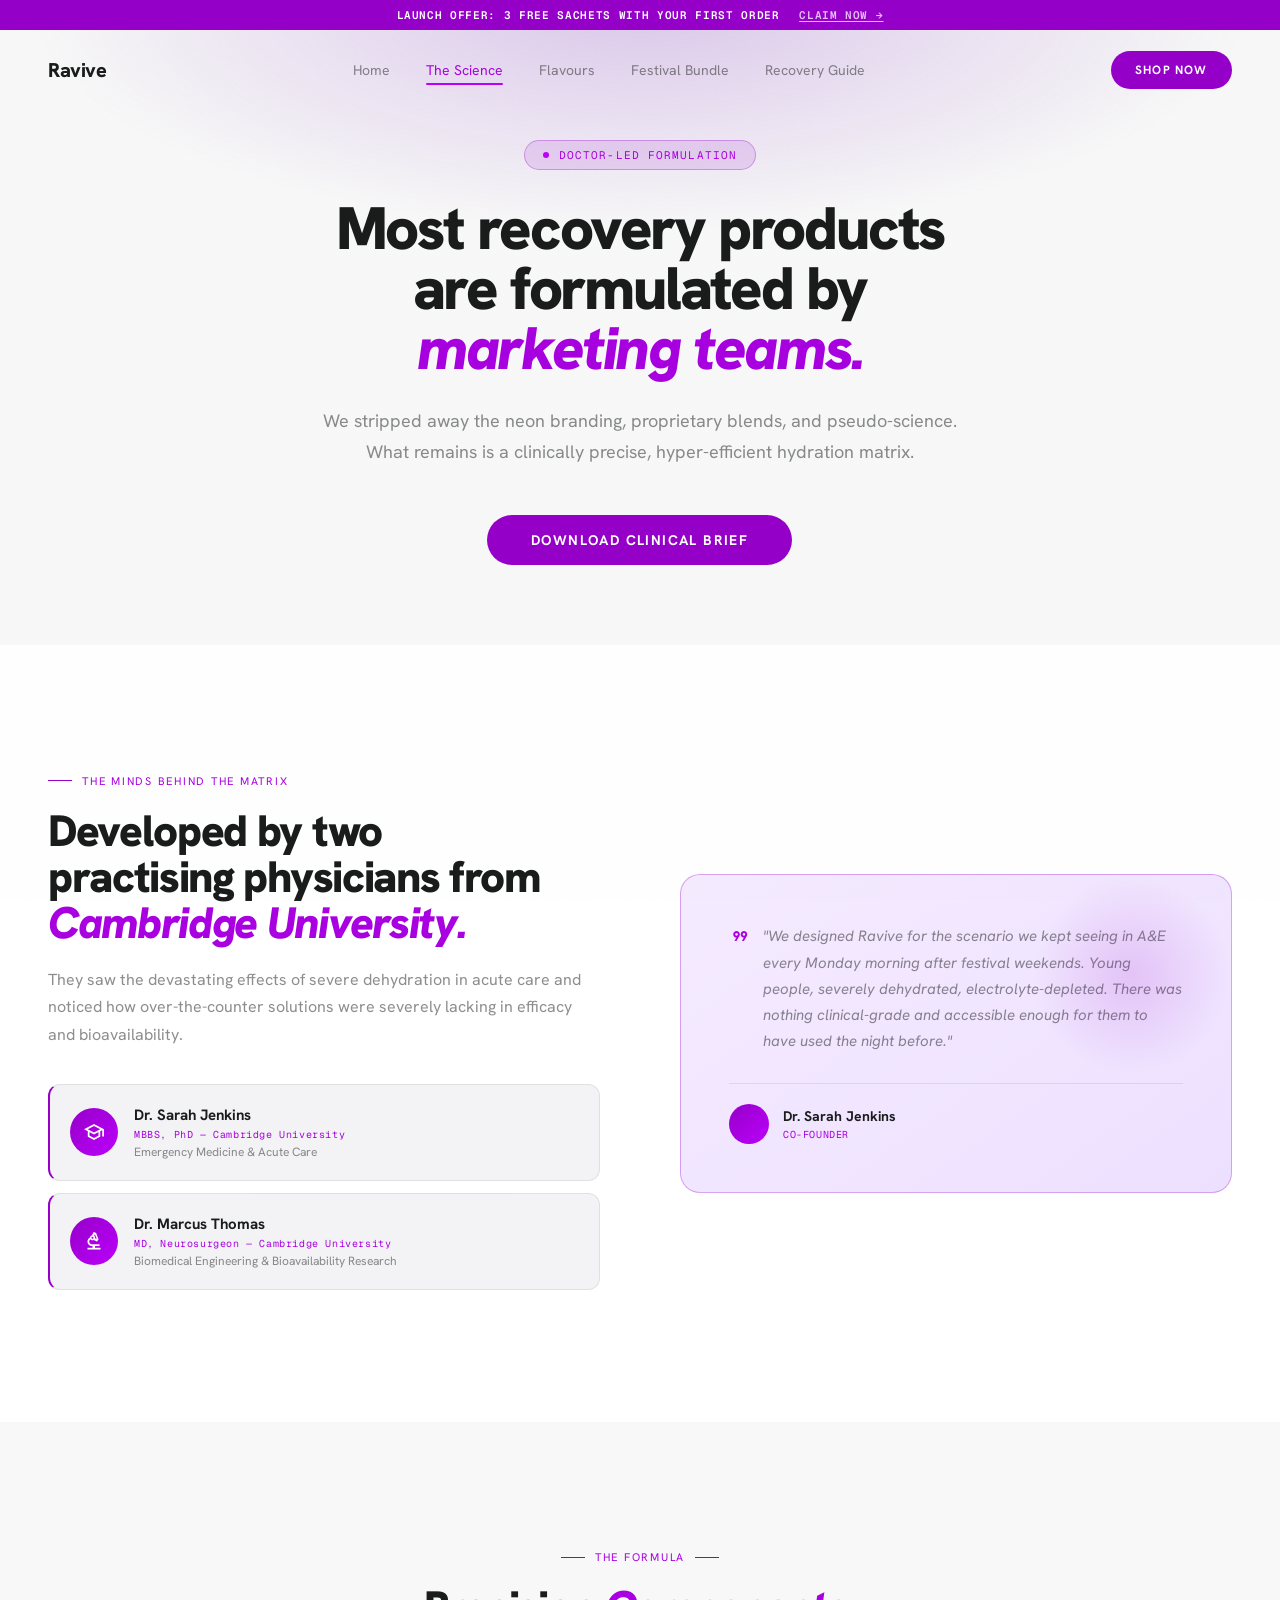
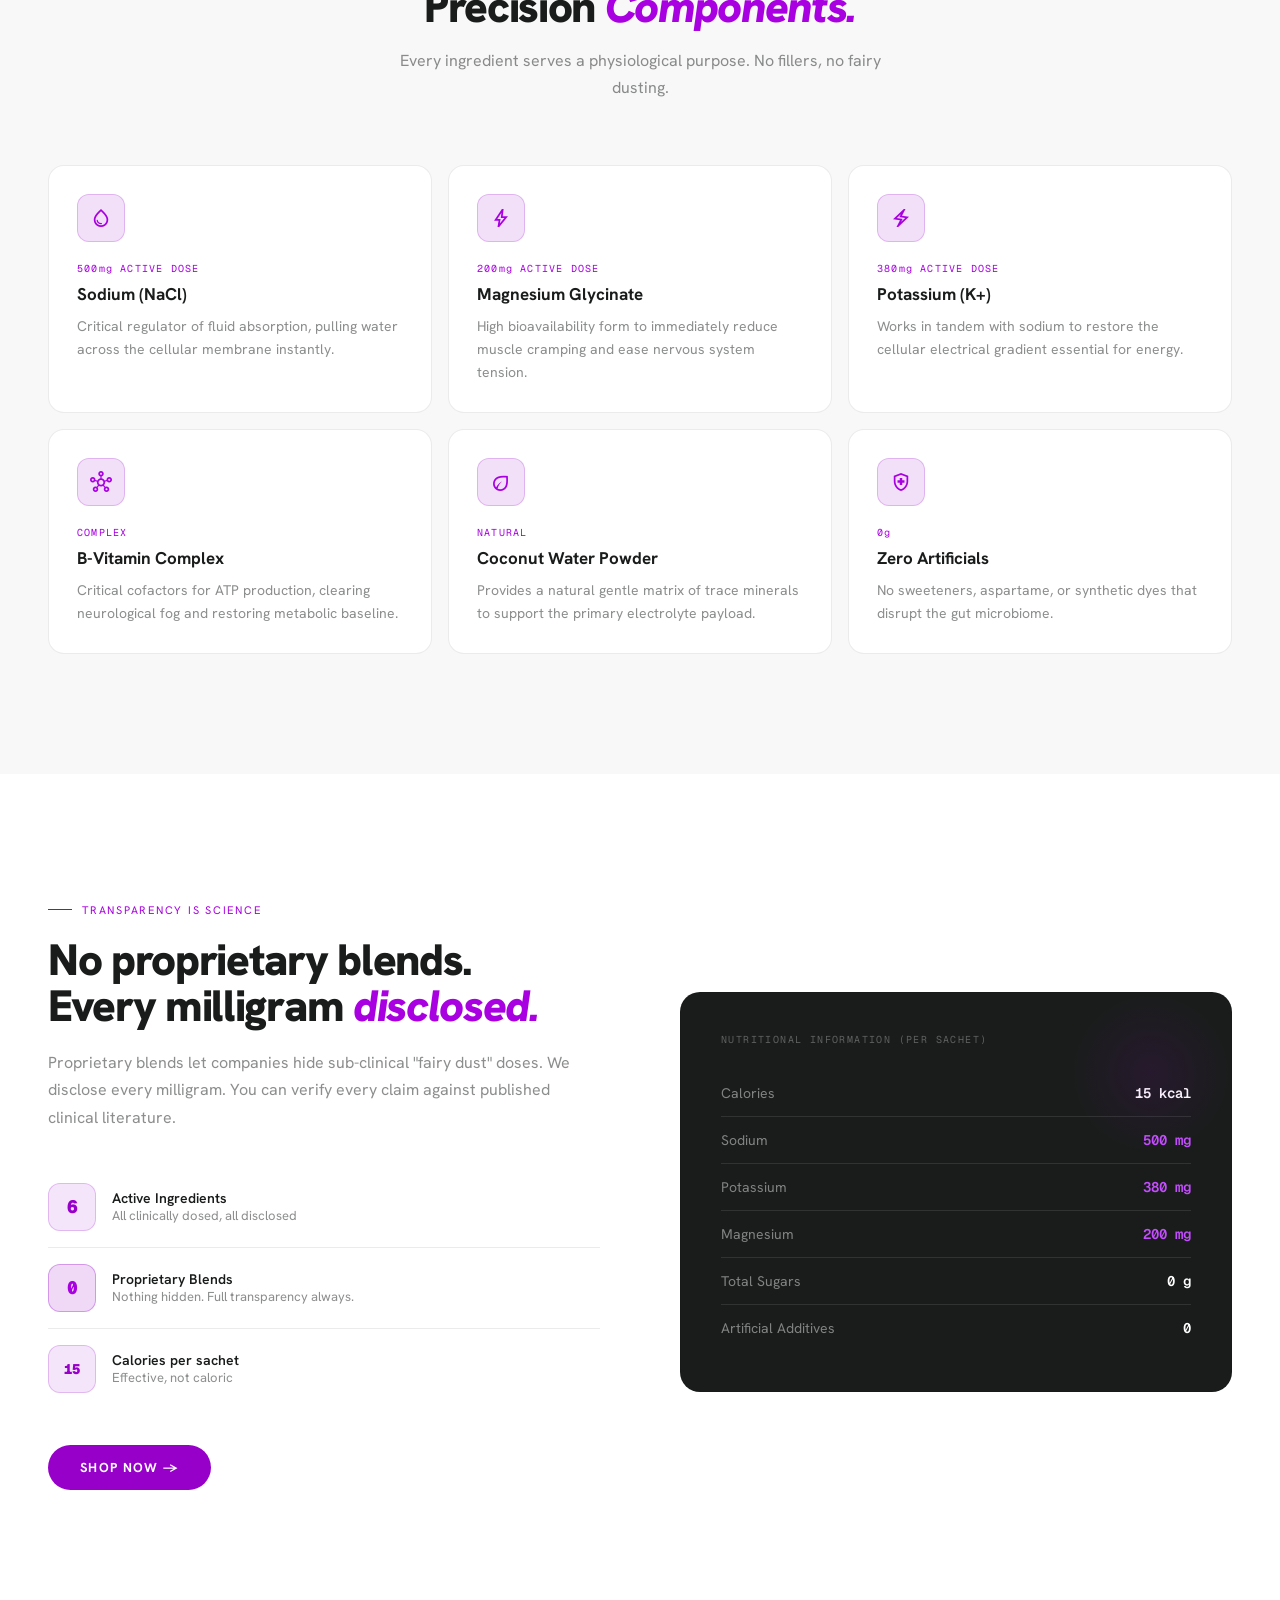
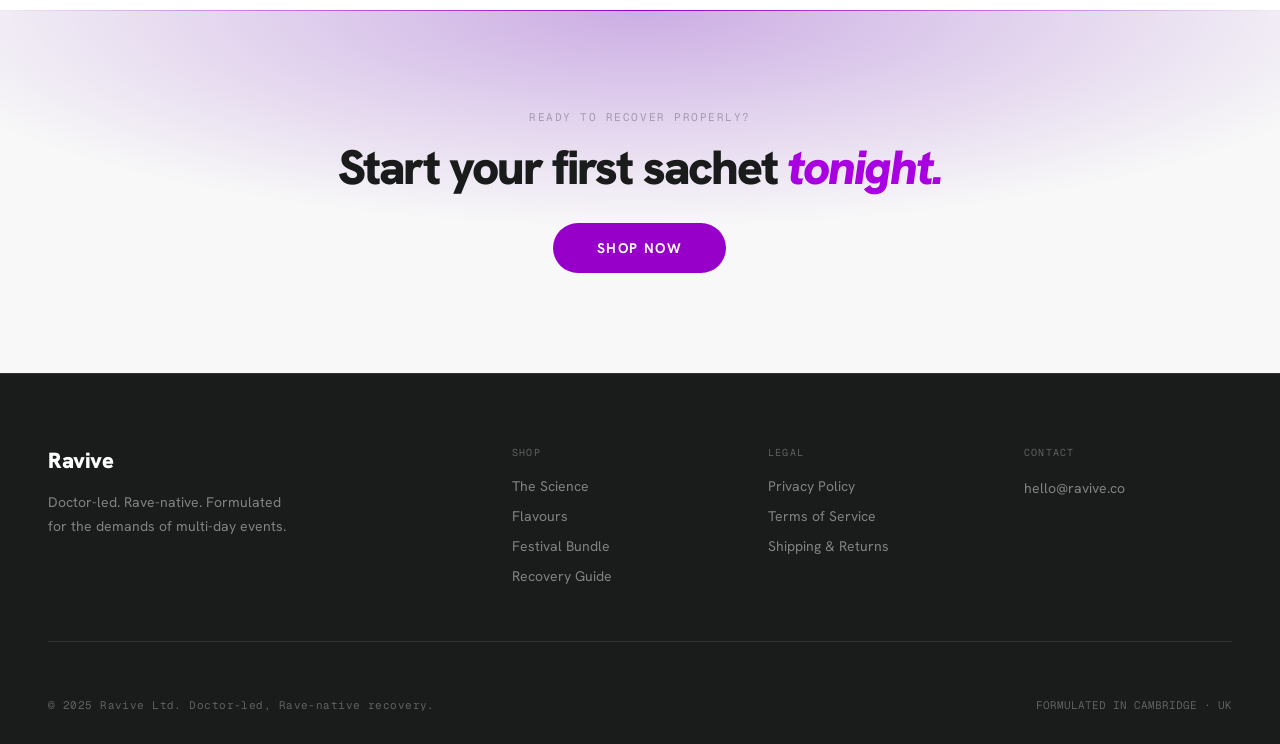
<file: science.html>
<!DOCTYPE html>
<html lang="en">
<head>
<meta charset="utf-8"/>
<meta content="width=device-width, initial-scale=1.0" name="viewport"/>
<title>The Science — Ravive</title>
<link href="https://fonts.googleapis.com/css2?family=Hanken+Grotesk:wght@300;400;600;700;800;900&family=Geist+Mono:wght@400;500&display=swap" rel="stylesheet"/>
<link href="https://fonts.googleapis.com/css2?family=Material+Symbols+Outlined:wght,FILL@100..700,0..1&display=swap" rel="stylesheet"/>
<style>
:root {
  --bg: #f8f8f8; --surface: #ffffff; --surface2: #f3f3f5;
  --border: rgba(0,0,0,0.08); --purple: #9600c9; --purple-bright: #bc00fb;
  --purple-text: #a800e0; --purple-on-dark: #c44dff;
  --purple-glow: rgba(150,0,201,0.3); --text: #1a1c1c;
  --text-muted: rgba(26,28,28,0.5); --text-dim: rgba(26,28,28,0.3);
}
* { box-sizing: border-box; margin: 0; padding: 0; }
body { font-family: 'Hanken Grotesk', sans-serif; background: var(--bg); color: var(--text); -webkit-font-smoothing: antialiased; overflow-x: hidden; }
button, input, select, textarea { font-family: inherit; }
::selection { background: rgba(150,0,201,0.22); }
a:focus-visible, button:focus-visible, input:focus-visible { outline: 2px solid var(--purple-bright); outline-offset: 3px; border-radius: 4px; }
.mono { font-family: 'Geist Mono', monospace; }
a { text-decoration: none; color: inherit; }
.btn-primary { background: var(--purple); color: #fff; font-size: 13px; letter-spacing: 0.1em; font-weight: 700; padding: 14px 32px; border-radius: 9999px; border: none; cursor: pointer; transition: all 0.3s; display: inline-block; }
.btn-primary:hover { background: var(--purple-bright); box-shadow: 0 0 40px var(--purple-glow); transform: translateY(-2px); }
.reveal { opacity: 0; transform: translateY(28px); transition: opacity 0.7s cubic-bezier(0.22,1,0.36,1), transform 0.7s cubic-bezier(0.22,1,0.36,1); }
.reveal.visible { opacity: 1; transform: translateY(0); }
.reveal-delay-1 { transition-delay: 0.1s; } .reveal-delay-2 { transition-delay: 0.2s; } .reveal-delay-3 { transition-delay: 0.3s; }
.section-label { display: inline-flex; align-items: center; gap: 10px; margin-bottom: 20px; }
.section-label-line { width: 24px; height: 1px; background: var(--purple); }
.section-label-text { font-size: 11px; letter-spacing: 0.16em; color: var(--purple-text); text-transform: uppercase; }
.section-h2 { font-size: clamp(32px, 4vw, 44px); font-weight: 900; letter-spacing: -0.03em; color: #1a1c1c; line-height: 1.05; text-wrap: balance; }
.section-h2 em { font-style: italic; color: var(--purple-text); }
/* Nav */
.nav { position: fixed; top: 36px; left: 0; right: 0; z-index: 100; padding: 0 48px; height: 68px; display: flex; align-items: center; justify-content: space-between; transition: all 0.4s; }
.nav.scrolled { background: rgba(248,248,248,0.92); -webkit-backdrop-filter: blur(20px); backdrop-filter: blur(20px); border-bottom: 1px solid var(--border); }
.nav-logo { font-size: 20px; font-weight: 800; letter-spacing: -0.02em; color: #1a1c1c; }
.nav-links { display: flex; align-items: center; gap: 36px; }
.nav-link { font-size: 14px; color: var(--text-muted); transition: color 0.2s; }
.nav-link:hover { color: #1a1c1c; }
.nav-link.active { color: var(--purple-text); }
.mobile-btn { display: none; }
#mobileMenu { display: none; }
#mobileMenu.open { display: flex; animation: menu-in 0.28s cubic-bezier(0.22,1,0.36,1); }
@keyframes menu-in { from { opacity: 0; transform: translateY(-10px); } to { opacity: 1; transform: translateY(0); } }
/* Ingredient card */
.ingr-card { background: var(--surface); border: 1px solid var(--border); border-radius: 16px; padding: 28px; transition: all 0.3s; position: relative; overflow: hidden; }
.ingr-card::after { content: ''; position: absolute; bottom: 0; left: 0; right: 0; height: 2px; background: linear-gradient(90deg, transparent, var(--purple), transparent); transform: scaleX(0); transition: transform 0.4s; }
.ingr-card:hover { border-color: rgba(150,0,201,0.35); transform: translateY(-4px); box-shadow: 0 16px 48px rgba(150,0,201,0.12); }
.ingr-card:hover::after { transform: scaleX(1); }
.ingr-icon { width: 48px; height: 48px; border-radius: 12px; background: rgba(150,0,201,0.12); border: 1px solid rgba(150,0,201,0.2); display: flex; align-items: center; justify-content: center; margin-bottom: 20px; }
/* Doctor card */
.doc-card { display: flex; align-items: center; gap: 16px; padding: 20px; background: var(--surface2); border: 1px solid var(--border); border-radius: 12px; border-left: 2px solid var(--purple); margin-bottom: 12px; transition: all 0.3s; }
.doc-card:hover { border-left-color: var(--purple-text); background: rgba(150,0,201,0.06); }
/* Nutrition panel */
.nut-row { display: flex; justify-content: space-between; align-items: center; padding: 14px 0; border-bottom: 1px solid rgba(255,255,255,0.1); }
.nut-row:last-child { border-bottom: none; }
/* Transparency stat */
.trans-stat { display: flex; align-items: center; gap: 16px; padding: 16px 0; border-bottom: 1px solid var(--border); }
.trans-stat-icon { width: 48px; height: 48px; border-radius: 12px; display: flex; align-items: center; justify-content: center; flex-shrink: 0; }
/* Tablet — reduce density before the single-column collapse */
@media (max-width: 1024px) {
  .two-col { gap: 48px !important; }
  .six-grid { grid-template-columns: 1fr 1fr !important; }
  .section-pad { padding-left: 32px !important; padding-right: 32px !important; }
}
/* Narrow phones — shorten the offer strip so it never wraps under the nav */
@media (max-width: 640px) {
  .offer-strip { font-size: 10px !important; letter-spacing: 0.03em !important; white-space: nowrap; overflow: hidden; text-overflow: ellipsis; }
  .offer-prefix, .offer-suffix { display: none; }
}
@media (max-width: 768px) {
  body::after { display: none; } /* grain layer costs real compositing time on phones */
  .nav { padding: 0 20px; }
  .nav-links, .nav-cta-d { display: none !important; }
  .mobile-btn { display: flex !important; }
  .hero-section { padding: 128px 20px 60px !important; }
  .section-pad { padding: 60px 20px !important; }
  .two-col { grid-template-columns: 1fr !important; gap: 48px !important; }
  .six-grid { grid-template-columns: 1fr 1fr !important; }
  .footer-grid { grid-template-columns: 1fr 1fr !important; gap: 28px !important; }
}
@media (max-width: 480px) {
  .six-grid { grid-template-columns: 1fr !important; }
  .footer-grid { grid-template-columns: 1fr !important; }
}

/* ── SHARED POLISH (grain, reduced-motion, nav underline, button press, footer, marquee) ── */
body::after {
  content: ''; position: fixed; inset: 0; z-index: 9999; pointer-events: none;
  opacity: 0.025; mix-blend-mode: multiply;
  background-image: url("data:image/svg+xml,%3Csvg xmlns='http://www.w3.org/2000/svg' width='120' height='120'%3E%3Cfilter id='n'%3E%3CfeTurbulence type='fractalNoise' baseFrequency='0.9' numOctaves='3' stitchTiles='stitch'/%3E%3C/filter%3E%3Crect width='100%25' height='100%25' filter='url(%23n)'/%3E%3C/svg%3E");
}
.nav-link { position: relative; }
.nav-link::after { content: ''; position: absolute; left: 0; right: 0; bottom: -6px; height: 2px; background: var(--purple-bright); border-radius: 2px; transform: scaleX(0); transform-origin: left; transition: transform 0.35s cubic-bezier(0.22,1,0.36,1); }
.nav-link:hover::after, .nav-link.active::after { transform: scaleX(1); }
.btn-primary:active, .btn-ghost:active { transform: translateY(0) scale(0.97); transition-duration: 0.08s; }
.footer-links a { transition: color 0.2s, transform 0.2s; display: inline-block; width: fit-content; }
.footer-links a:hover { transform: translateX(4px); }
.marquee-wrap { -webkit-mask-image: linear-gradient(90deg, transparent, #000 12%, #000 88%, transparent); mask-image: linear-gradient(90deg, transparent, #000 12%, #000 88%, transparent); }
.marquee-wrap:hover .marquee-track { animation-play-state: paused; }
@media (prefers-reduced-motion: reduce) {
  html { scroll-behavior: auto; }
  *, *::before, *::after { animation-duration: 0.001ms !important; animation-iteration-count: 1 !important; transition-duration: 0.001ms !important; }
  .marquee-track { animation: none !important; }
  body::after { display: none; }
}
</style>
</head>
<body>

<!-- OFFER STRIP -->
<div style="position:fixed;top:0;left:0;right:0;z-index:101;background:var(--purple);color:#fff;text-align:center;padding:8px 20px;font-size:11px;font-weight:600;letter-spacing:0.06em;" class="mono offer-strip">
  <span class="offer-prefix">LAUNCH OFFER: </span>3 FREE SACHETS<span class="offer-suffix"> WITH YOUR FIRST ORDER</span>
  <a href="shop.html" style="color:rgba(255,255,255,0.75);text-decoration:underline;text-underline-offset:2px;margin-left:12px;">CLAIM NOW →</a>
</div>

<!-- NAV -->
<nav class="nav" id="mainNav">
  <a href="index.html" class="nav-logo">Ravive</a>
  <div class="nav-links">
    <a href="index.html" class="nav-link">Home</a>
    <a href="science.html" class="nav-link active">The Science</a>
    <a href="product.html" class="nav-link">Flavours</a>
    <a href="shop.html" class="nav-link">Festival Bundle</a>
    <a href="recovery.html" class="nav-link">Recovery Guide</a>
  </div>
  <div style="display:flex;align-items:center;gap:12px;">
    <a href="product.html" class="btn-primary nav-cta-d" style="font-size:12px;padding:11px 24px;">SHOP NOW</a>
    <button onclick="document.getElementById('mobileMenu').classList.toggle('open')" class="mobile-btn" style="background:none;border:none;cursor:pointer;padding:12px;color:#1a1c1c;" aria-label="Menu">
      <svg width="22" height="18" viewBox="0 0 22 18" fill="none"><rect width="22" height="2" rx="1" fill="#1a1c1c"/><rect y="8" width="22" height="2" rx="1" fill="#1a1c1c"/><rect y="16" width="22" height="2" rx="1" fill="#1a1c1c"/></svg>
    </button>
  </div>
</nav>
<div id="mobileMenu" style="position:fixed;top:104px;left:0;right:0;z-index:99;max-height:calc(100dvh - 104px);overflow-y:auto;flex-direction:column;background:rgba(248,248,248,0.98);-webkit-backdrop-filter:blur(20px);backdrop-filter:blur(20px);border-bottom:1px solid var(--border);padding:20px 24px;gap:4px;">
  <a href="index.html" style="padding:13px 0;font-size:16px;color:var(--text-muted);border-bottom:1px solid var(--border);display:block;">Home</a>
  <a href="science.html" style="padding:13px 0;font-size:16px;color:var(--purple-text);border-bottom:1px solid var(--border);display:block;font-weight:600;">The Science</a>
  <a href="product.html" style="padding:13px 0;font-size:16px;color:var(--text-muted);border-bottom:1px solid var(--border);display:block;">Flavours</a>
  <a href="shop.html" style="padding:13px 0;font-size:16px;color:var(--text-muted);border-bottom:1px solid var(--border);display:block;">Festival Bundle</a>
  <a href="recovery.html" style="padding:13px 0;font-size:16px;color:var(--text-muted);display:block;">Recovery Guide</a>
  <a href="product.html" class="btn-primary" style="margin-top:20px;text-align:center;display:block;">SHOP NOW</a>
</div>

<!-- HERO -->
<section class="hero-section" style="padding:140px 48px 80px;text-align:center;position:relative;overflow:hidden;background:radial-gradient(ellipse 80% 60% at 50% 0%,rgba(100,0,180,0.2) 0%,transparent 60%),var(--bg);">
  <div style="max-width:900px;margin:0 auto;position:relative;z-index:1;">
    <div class="reveal" style="display:inline-flex;align-items:center;gap:10px;background:rgba(150,0,201,0.12);border:1px solid rgba(150,0,201,0.3);border-radius:9999px;padding:7px 18px;margin-bottom:28px;">
      <span style="width:6px;height:6px;border-radius:50%;background:var(--purple-bright);display:block;animation:pulsedot 2s infinite;"></span>
      <span class="mono" style="font-size:11px;letter-spacing:0.1em;color:var(--purple-text);">DOCTOR-LED FORMULATION</span>
    </div>
    <h1 class="hero-h1 reveal reveal-delay-1" style="font-size:clamp(34px,5.5vw,60px);font-weight:900;letter-spacing:-0.04em;color:#1a1c1c;line-height:1;margin-bottom:28px;text-wrap:balance;">
      Most recovery products are formulated by<br/><em style="font-style:italic;color:var(--purple-text);">marketing teams.</em>
    </h1>
    <p class="reveal reveal-delay-2" style="font-size:18px;color:var(--text-muted);max-width:640px;margin:0 auto 48px;line-height:1.7;">We stripped away the neon branding, proprietary blends, and pseudo-science. What remains is a clinically precise, hyper-efficient hydration matrix.</p>
    <a href="product.html" class="btn-primary reveal reveal-delay-3" style="padding:16px 44px;font-size:14px;">DOWNLOAD CLINICAL BRIEF</a>
  </div>
</section>
<style>@keyframes pulsedot{0%,100%{box-shadow:0 0 0 0 rgba(188,0,251,0.5)}50%{box-shadow:0 0 0 6px rgba(188,0,251,0)}}</style>

<!-- TEAM -->
<section class="section-pad" style="padding:120px 48px;background:var(--surface);">
  <div style="max-width:1280px;margin:0 auto;display:grid;grid-template-columns:1fr 1fr;gap:80px;align-items:center;" class="two-col">
    <div class="reveal">
      <div class="section-label">
        <div class="section-label-line"></div>
        <span class="section-label-text">The Minds Behind the Matrix</span>
      </div>
      <h2 style="font-size:clamp(32px,4vw,44px);font-weight:900;letter-spacing:-0.03em;color:#1a1c1c;line-height:1.05;margin-bottom:20px;text-wrap:balance;">Developed by two practising physicians from <em style="font-style:italic;color:var(--purple-text);">Cambridge University.</em></h2>
      <p style="font-size:16px;color:var(--text-muted);line-height:1.7;margin-bottom:36px;">They saw the devastating effects of severe dehydration in acute care and noticed how over-the-counter solutions were severely lacking in efficacy and bioavailability.</p>
      <div class="doc-card">
        <div style="width:48px;height:48px;border-radius:50%;background:linear-gradient(135deg,var(--purple),var(--purple-bright));display:flex;align-items:center;justify-content:center;flex-shrink:0;">
          <span class="material-symbols-outlined" style="color:#fff;font-size:22px;">school</span>
        </div>
        <div>
          <div style="font-size:15px;font-weight:700;color:#1a1c1c;">Dr. Sarah Jenkins</div>
          <div class="mono" style="font-size:10px;color:var(--purple-text);letter-spacing:0.06em;margin-top:3px;">MBBS, PhD — Cambridge University</div>
          <div style="font-size:12px;color:var(--text-muted);margin-top:3px;">Emergency Medicine &amp; Acute Care</div>
        </div>
      </div>
      <div class="doc-card">
        <div style="width:48px;height:48px;border-radius:50%;background:linear-gradient(135deg,var(--purple),var(--purple-bright));display:flex;align-items:center;justify-content:center;flex-shrink:0;">
          <span class="material-symbols-outlined" style="color:#fff;font-size:22px;">biotech</span>
        </div>
        <div>
          <div style="font-size:15px;font-weight:700;color:#1a1c1c;">Dr. Marcus Thomas</div>
          <div class="mono" style="font-size:10px;color:var(--purple-text);letter-spacing:0.06em;margin-top:3px;">MD, Neurosurgeon — Cambridge University</div>
          <div style="font-size:12px;color:var(--text-muted);margin-top:3px;">Biomedical Engineering &amp; Bioavailability Research</div>
        </div>
      </div>
    </div>
    <div class="reveal reveal-delay-2">
      <div style="background:linear-gradient(145deg,#f5ebff 0%,#ede0ff 100%);border:1px solid rgba(150,0,201,0.3);border-radius:20px;padding:48px;position:relative;overflow:hidden;">
        <div style="position:absolute;top:0;right:0;width:200px;height:200px;background:radial-gradient(ellipse,rgba(150,0,201,0.15) 0%,transparent 70%);pointer-events:none;"></div>
        <div style="display:flex;gap:12px;align-items:flex-start;margin-bottom:28px;">
          <span class="material-symbols-outlined" style="color:var(--purple-text);font-size:22px;flex-shrink:0;margin-top:2px;">format_quote</span>
          <p style="font-size:15px;color:var(--text-muted);line-height:1.75;font-style:italic;">"We designed Ravive for the scenario we kept seeing in A&amp;E every Monday morning after festival weekends. Young people, severely dehydrated, electrolyte-depleted. There was nothing clinical-grade and accessible enough for them to have used the night before."</p>
        </div>
        <div style="border-top:1px solid var(--border);padding-top:20px;display:flex;align-items:center;gap:14px;">
          <div style="width:40px;height:40px;border-radius:50%;background:linear-gradient(135deg,var(--purple),var(--purple-bright));flex-shrink:0;"></div>
          <div>
            <div style="font-size:14px;font-weight:700;color:#1a1c1c;">Dr. Sarah Jenkins</div>
            <div class="mono" style="font-size:10px;color:var(--purple-text);letter-spacing:0.06em;margin-top:3px;">CO-FOUNDER</div>
          </div>
        </div>
      </div>
    </div>
  </div>
</section>

<!-- PRECISION COMPONENTS -->
<section class="section-pad" style="padding:120px 48px;">
  <div style="max-width:1280px;margin:0 auto;">
    <div style="text-align:center;margin-bottom:64px;" class="reveal">
      <div class="section-label" style="justify-content:center;"><div class="section-label-line"></div><span class="section-label-text">The Formula</span><div class="section-label-line"></div></div>
      <h2 class="section-h2">Precision <em>Components.</em></h2>
      <p style="font-size:16px;color:var(--text-muted);max-width:500px;margin:16px auto 0;line-height:1.7;">Every ingredient serves a physiological purpose. No fillers, no fairy dusting.</p>
    </div>
    <div style="display:grid;grid-template-columns:repeat(3,1fr);gap:16px;" class="six-grid">
      <div class="ingr-card reveal reveal-delay-1">
        <div class="ingr-icon"><span class="material-symbols-outlined" style="color:var(--purple-text);font-size:22px;">water_drop</span></div>
        <div class="mono" style="font-size:10px;letter-spacing:0.12em;color:var(--purple-text);margin-bottom:8px;">500mg ACTIVE DOSE</div>
        <h3 style="font-size:17px;font-weight:700;color:#1a1c1c;margin-bottom:10px;">Sodium (NaCl)</h3>
        <p style="font-size:14px;color:var(--text-muted);line-height:1.65;">Critical regulator of fluid absorption, pulling water across the cellular membrane instantly.</p>
      </div>
      <div class="ingr-card reveal reveal-delay-2">
        <div class="ingr-icon"><span class="material-symbols-outlined" style="color:var(--purple-text);font-size:22px;">bolt</span></div>
        <div class="mono" style="font-size:10px;letter-spacing:0.12em;color:var(--purple-text);margin-bottom:8px;">200mg ACTIVE DOSE</div>
        <h3 style="font-size:17px;font-weight:700;color:#1a1c1c;margin-bottom:10px;">Magnesium Glycinate</h3>
        <p style="font-size:14px;color:var(--text-muted);line-height:1.65;">High bioavailability form to immediately reduce muscle cramping and ease nervous system tension.</p>
      </div>
      <div class="ingr-card reveal reveal-delay-3">
        <div class="ingr-icon"><span class="material-symbols-outlined" style="color:var(--purple-text);font-size:22px;">electric_bolt</span></div>
        <div class="mono" style="font-size:10px;letter-spacing:0.12em;color:var(--purple-text);margin-bottom:8px;">380mg ACTIVE DOSE</div>
        <h3 style="font-size:17px;font-weight:700;color:#1a1c1c;margin-bottom:10px;">Potassium (K+)</h3>
        <p style="font-size:14px;color:var(--text-muted);line-height:1.65;">Works in tandem with sodium to restore the cellular electrical gradient essential for energy.</p>
      </div>
      <div class="ingr-card reveal reveal-delay-1">
        <div class="ingr-icon"><span class="material-symbols-outlined" style="color:var(--purple-text);font-size:22px;">hub</span></div>
        <div class="mono" style="font-size:10px;letter-spacing:0.12em;color:var(--purple-text);margin-bottom:8px;">COMPLEX</div>
        <h3 style="font-size:17px;font-weight:700;color:#1a1c1c;margin-bottom:10px;">B-Vitamin Complex</h3>
        <p style="font-size:14px;color:var(--text-muted);line-height:1.65;">Critical cofactors for ATP production, clearing neurological fog and restoring metabolic baseline.</p>
      </div>
      <div class="ingr-card reveal reveal-delay-2">
        <div class="ingr-icon"><span class="material-symbols-outlined" style="color:var(--purple-text);font-size:22px;">eco</span></div>
        <div class="mono" style="font-size:10px;letter-spacing:0.12em;color:var(--purple-text);margin-bottom:8px;">NATURAL</div>
        <h3 style="font-size:17px;font-weight:700;color:#1a1c1c;margin-bottom:10px;">Coconut Water Powder</h3>
        <p style="font-size:14px;color:var(--text-muted);line-height:1.65;">Provides a natural gentle matrix of trace minerals to support the primary electrolyte payload.</p>
      </div>
      <div class="ingr-card reveal reveal-delay-3">
        <div class="ingr-icon"><span class="material-symbols-outlined" style="color:var(--purple-text);font-size:22px;">health_and_safety</span></div>
        <div class="mono" style="font-size:10px;letter-spacing:0.12em;color:var(--purple-text);margin-bottom:8px;">0g</div>
        <h3 style="font-size:17px;font-weight:700;color:#1a1c1c;margin-bottom:10px;">Zero Artificials</h3>
        <p style="font-size:14px;color:var(--text-muted);line-height:1.65;">No sweeteners, aspartame, or synthetic dyes that disrupt the gut microbiome.</p>
      </div>
    </div>
  </div>
</section>

<!-- TRANSPARENCY + NUTRITION PANEL -->
<section class="section-pad" style="padding:120px 48px;background:var(--surface);">
  <div style="max-width:1280px;margin:0 auto;display:grid;grid-template-columns:1fr 1fr;gap:80px;align-items:center;" class="two-col">
    <div class="reveal">
      <div class="section-label"><div class="section-label-line"></div><span class="section-label-text">Transparency Is Science</span></div>
      <h2 class="section-h2" style="margin-bottom:20px;">No proprietary blends.<br/>Every milligram <em>disclosed.</em></h2>
      <p style="font-size:16px;color:var(--text-muted);line-height:1.7;margin-bottom:36px;">Proprietary blends let companies hide sub-clinical "fairy dust" doses. We disclose every milligram. You can verify every claim against published clinical literature.</p>
      <div>
        <div class="trans-stat">
          <div class="trans-stat-icon" style="background:rgba(150,0,201,0.1);border:1px solid rgba(150,0,201,0.2);">
            <span class="mono" style="font-size:18px;font-weight:900;color:var(--purple);">6</span>
          </div>
          <div>
            <div style="font-size:14px;font-weight:600;color:#1a1c1c;">Active Ingredients</div>
            <div style="font-size:13px;color:var(--text-muted);">All clinically dosed, all disclosed</div>
          </div>
        </div>
        <div class="trans-stat">
          <div class="trans-stat-icon" style="background:rgba(150,0,201,0.15);border:1px solid rgba(150,0,201,0.3);">
            <span class="mono" style="font-size:18px;font-weight:900;color:var(--purple-text);">0</span>
          </div>
          <div>
            <div style="font-size:14px;font-weight:600;color:#1a1c1c;">Proprietary Blends</div>
            <div style="font-size:13px;color:var(--text-muted);">Nothing hidden. Full transparency always.</div>
          </div>
        </div>
        <div class="trans-stat" style="border-bottom:none;">
          <div class="trans-stat-icon" style="background:rgba(150,0,201,0.1);border:1px solid rgba(150,0,201,0.2);">
            <span class="mono" style="font-size:14px;font-weight:900;color:var(--purple);">15</span>
          </div>
          <div>
            <div style="font-size:14px;font-weight:600;color:#1a1c1c;">Calories per sachet</div>
            <div style="font-size:13px;color:var(--text-muted);">Effective, not caloric</div>
          </div>
        </div>
      </div>
      <a href="product.html" class="btn-primary" style="margin-top:36px;display:inline-block;">SHOP NOW →</a>
    </div>
    <div class="reveal reveal-delay-2">
      <div style="background:#1a1c1c;border:1px solid var(--border);border-radius:20px;padding:40px;position:relative;overflow:hidden;">
        <div style="position:absolute;top:0;right:0;width:160px;height:160px;background:radial-gradient(ellipse,rgba(150,0,201,0.1) 0%,transparent 70%);pointer-events:none;"></div>
        <div class="mono" style="font-size:10px;letter-spacing:0.14em;color:rgba(255,255,255,0.3);text-transform:uppercase;margin-bottom:24px;">Nutritional Information (per sachet)</div>
        <div class="nut-row"><span style="font-size:14px;color:rgba(255,255,255,0.45);">Calories</span><span class="mono" style="font-size:14px;color:#fff;font-weight:600;">15 kcal</span></div>
        <div class="nut-row"><span style="font-size:14px;color:rgba(255,255,255,0.45);">Sodium</span><span class="mono" style="font-size:14px;color:var(--purple-on-dark);font-weight:600;">500 mg</span></div>
        <div class="nut-row"><span style="font-size:14px;color:rgba(255,255,255,0.45);">Potassium</span><span class="mono" style="font-size:14px;color:var(--purple-on-dark);font-weight:600;">380 mg</span></div>
        <div class="nut-row"><span style="font-size:14px;color:rgba(255,255,255,0.45);">Magnesium</span><span class="mono" style="font-size:14px;color:var(--purple-on-dark);font-weight:600;">200 mg</span></div>
        <div class="nut-row"><span style="font-size:14px;color:rgba(255,255,255,0.45);">Total Sugars</span><span class="mono" style="font-size:14px;color:#fff;font-weight:600;">0 g</span></div>
        <div class="nut-row"><span style="font-size:14px;color:rgba(255,255,255,0.45);">Artificial Additives</span><span class="mono" style="font-size:14px;color:#fff;font-weight:600;">0</span></div>
      </div>
    </div>
  </div>
</section>

<!-- CTA STRIP -->
<section style="padding:100px 48px;text-align:center;position:relative;overflow:hidden;background:radial-gradient(ellipse 100% 100% at 50% 0%,rgba(100,0,180,0.3) 0%,transparent 60%),var(--bg);">
  <div style="position:absolute;top:0;left:0;right:0;height:1px;background:linear-gradient(90deg,transparent,var(--purple),transparent);"></div>
  <div class="reveal">
    <div class="mono" style="font-size:11px;letter-spacing:0.14em;color:var(--text-dim);text-transform:uppercase;margin-bottom:12px;">Ready to recover properly?</div>
    <h2 style="font-size:clamp(32px,5vw,48px);font-weight:900;letter-spacing:-0.04em;color:#1a1c1c;margin-bottom:24px;text-wrap:balance;">Start your first sachet <span style="color:var(--purple-text);font-style:italic;">tonight.</span></h2>
    <a href="product.html" class="btn-primary" style="padding:16px 44px;font-size:14px;">SHOP NOW</a>
  </div>
</section>

<!-- FOOTER -->
<footer style="background:#1a1c1c;padding:72px 48px 32px;border-top:1px solid rgba(255,255,255,0.1);">
  <div style="max-width:1280px;margin:0 auto;">
    <div style="display:grid;grid-template-columns:2fr 1fr 1fr 1fr;gap:48px;margin-bottom:56px;padding-bottom:56px;border-bottom:1px solid rgba(255,255,255,0.1);" class="footer-grid">
      <div><div style="font-size:22px;font-weight:900;color:#fff;margin-bottom:16px;letter-spacing:-0.02em;">Ravive</div><p style="font-size:14px;color:rgba(255,255,255,0.45);line-height:1.7;max-width:240px;">Doctor-led. Rave-native. Formulated for the demands of multi-day events.</p></div>
      <div><div class="mono" style="font-size:10px;letter-spacing:0.12em;color:rgba(255,255,255,0.3);text-transform:uppercase;margin-bottom:18px;">Shop</div><div style="display:flex;flex-direction:column;gap:12px;"><a href="science.html" style="font-size:14px;color:rgba(255,255,255,0.45);">The Science</a><a href="product.html" style="font-size:14px;color:rgba(255,255,255,0.45);">Flavours</a><a href="shop.html" style="font-size:14px;color:rgba(255,255,255,0.45);">Festival Bundle</a><a href="recovery.html" style="font-size:14px;color:rgba(255,255,255,0.45);">Recovery Guide</a></div></div>
      <div><div class="mono" style="font-size:10px;letter-spacing:0.12em;color:rgba(255,255,255,0.3);text-transform:uppercase;margin-bottom:18px;">Legal</div><div style="display:flex;flex-direction:column;gap:12px;"><a href="#" style="font-size:14px;color:rgba(255,255,255,0.45);">Privacy Policy</a><a href="#" style="font-size:14px;color:rgba(255,255,255,0.45);">Terms of Service</a><a href="#" style="font-size:14px;color:rgba(255,255,255,0.45);">Shipping &amp; Returns</a></div></div>
      <div><div class="mono" style="font-size:10px;letter-spacing:0.12em;color:rgba(255,255,255,0.3);text-transform:uppercase;margin-bottom:18px;">Contact</div><a href="mailto:hello@ravive.co" style="font-size:14px;color:rgba(255,255,255,0.45);">hello@ravive.co</a></div>
    </div>
    <div style="display:flex;justify-content:space-between;align-items:center;flex-wrap:wrap;gap:12px;">
      <div class="mono" style="font-size:11px;color:rgba(255,255,255,0.3);letter-spacing:0.04em;">© 2025 Ravive Ltd. Doctor-led, Rave-native recovery.</div>
      <div class="mono" style="font-size:11px;color:rgba(255,255,255,0.3);">FORMULATED IN CAMBRIDGE · UK</div>
    </div>
  </div>
</footer>

<script>
const nav = document.getElementById('mainNav');
window.addEventListener('scroll',()=>{ nav.classList.toggle('scrolled', window.scrollY > 40); },{passive:true});
document.querySelectorAll('#mobileMenu a').forEach(a=>{
  a.addEventListener('click',()=>document.getElementById('mobileMenu').classList.remove('open'));
});
const revealEls = document.querySelectorAll('.reveal');
const obs = new IntersectionObserver(entries=>{ entries.forEach(e=>{ if(e.isIntersecting){ e.target.classList.add('visible'); obs.unobserve(e.target); } }); },{threshold:0.1});
revealEls.forEach(el=>obs.observe(el));
</script>

<script>
(function(){
  var fine = window.matchMedia('(pointer: fine)').matches;
  var reduced = window.matchMedia('(prefers-reduced-motion: reduce)').matches;
  if (!fine || reduced) return;
  var S = 0.32, M = 10;
  document.querySelectorAll('.btn-primary').forEach(function(btn){
    btn.style.willChange = 'transform';
    btn.addEventListener('mouseenter', function(){ btn.style.transition = 'transform 0.15s ease-out, background 0.3s, box-shadow 0.3s'; });
    btn.addEventListener('mousemove', function(e){
      var r = btn.getBoundingClientRect();
      var dx = Math.max(-M, Math.min(M, (e.clientX-(r.left+r.width/2))*S));
      var dy = Math.max(-M, Math.min(M, (e.clientY-(r.top+r.height/2))*S));
      btn.style.transform = 'translate('+dx+'px,'+dy+'px)';
    });
    btn.addEventListener('mouseleave', function(){ btn.style.transition=''; btn.style.transform=''; });
  });
})();
</script>
</body>
</html>
</file>
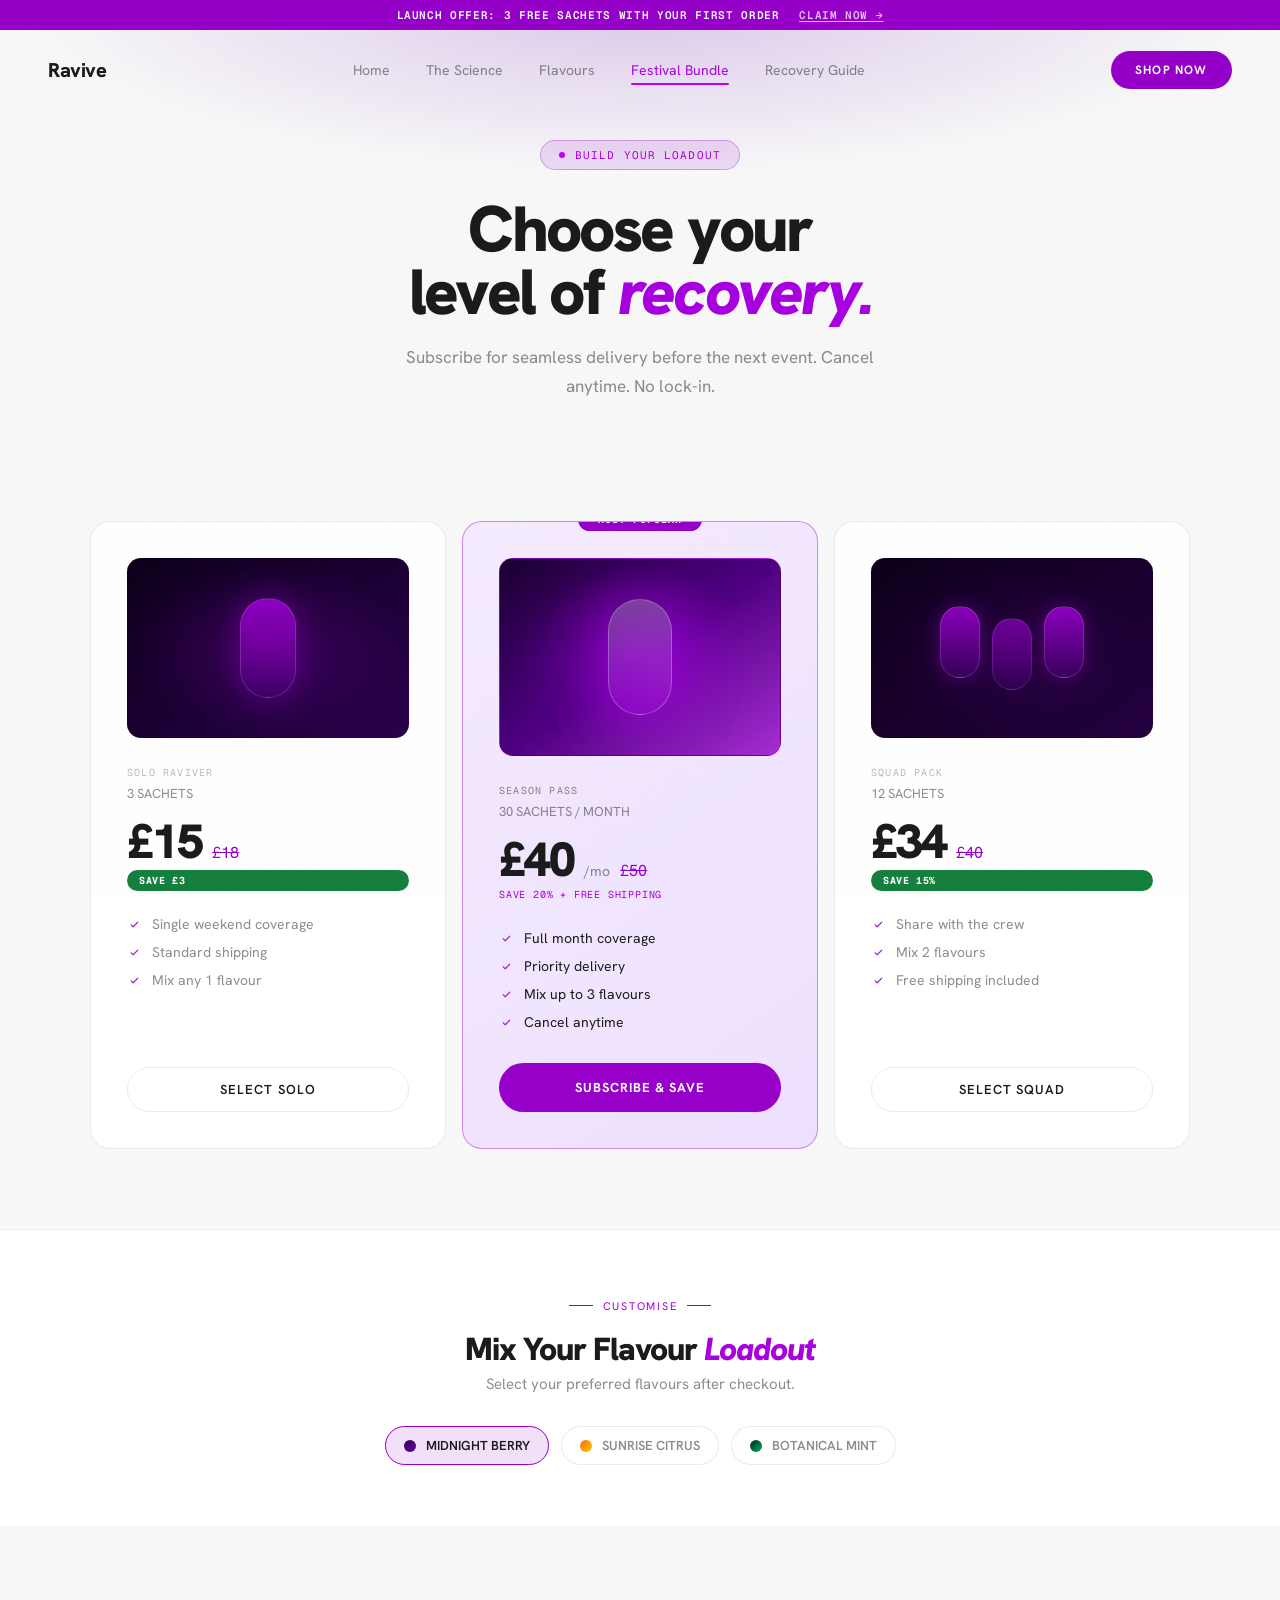
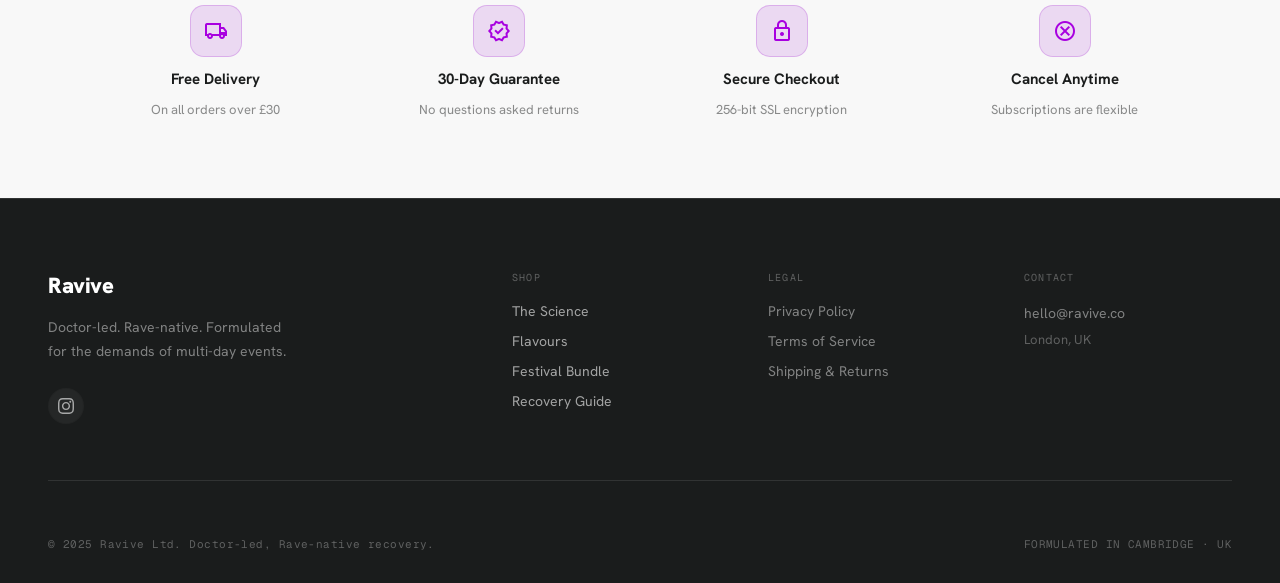
<file: shop.html>
<!DOCTYPE html>
<html lang="en">
<head>
<meta charset="utf-8"/>
<meta content="width=device-width, initial-scale=1.0" name="viewport"/>
<title>Festival Bundle — Ravive</title>
<link href="https://fonts.googleapis.com/css2?family=Hanken+Grotesk:wght@300;400;600;700;800;900&family=Geist+Mono:wght@400;500&display=swap" rel="stylesheet"/>
<link href="https://fonts.googleapis.com/css2?family=Material+Symbols+Outlined:wght,FILL@100..700,0..1&display=swap" rel="stylesheet"/>
<style>
:root {
  --bg: #f8f8f8; --surface: #ffffff; --surface2: #f3f3f5;
  --border: rgba(0,0,0,0.08); --purple: #9600c9; --purple-bright: #bc00fb;
  --purple-text: #a800e0; --purple-on-dark: #c44dff;
  --purple-glow: rgba(150,0,201,0.3); --text: #1a1c1c;
  --text-muted: rgba(26,28,28,0.5); --text-dim: rgba(26,28,28,0.3);
}
* { box-sizing: border-box; margin: 0; padding: 0; }
html { scroll-behavior: smooth; }
body { font-family: 'Hanken Grotesk', sans-serif; background: var(--bg); color: var(--text); -webkit-font-smoothing: antialiased; overflow-x: hidden; }
button, input, select, textarea { font-family: inherit; }
::selection { background: rgba(150,0,201,0.22); }
a:focus-visible, button:focus-visible, input:focus-visible { outline: 2px solid var(--purple-bright); outline-offset: 3px; border-radius: 4px; }
.mono { font-family: 'Geist Mono', monospace; }
a { text-decoration: none; color: inherit; }
.btn-primary { background: var(--purple); color: #fff; font-size: 13px; letter-spacing: 0.1em; font-weight: 700; padding: 14px 32px; border-radius: 9999px; border: none; cursor: pointer; transition: all 0.3s; display: inline-block; }
.btn-primary:hover { background: var(--purple-bright); box-shadow: 0 0 40px var(--purple-glow); transform: translateY(-2px); }
.btn-ghost { background: transparent; color: var(--text); font-size: 13px; letter-spacing: 0.08em; font-weight: 600; padding: 13px 32px; border-radius: 9999px; border: 1px solid var(--border); cursor: pointer; transition: all 0.3s; display: inline-block; }
.btn-ghost:hover { border-color: var(--purple); color: var(--purple-text); }
.section-label { display: inline-flex; align-items: center; gap: 10px; margin-bottom: 20px; }
.section-label-line { width: 24px; height: 1px; background: var(--purple); }
.section-label-text { font-size: 11px; letter-spacing: 0.16em; color: var(--purple-text); text-transform: uppercase; }
.section-h2 { font-size: clamp(32px, 4.5vw, 48px); font-weight: 900; letter-spacing: -0.03em; color: #1a1c1c; line-height: 1.05; text-wrap: balance; }
.section-h2 em { font-style: italic; color: var(--purple-text); }
.reveal { opacity: 0; transform: translateY(28px); transition: opacity 0.7s cubic-bezier(0.22,1,0.36,1), transform 0.7s cubic-bezier(0.22,1,0.36,1); }
.reveal.visible { opacity: 1; transform: translateY(0); }
.reveal-delay-1 { transition-delay: 0.1s; }
.reveal-delay-2 { transition-delay: 0.2s; }
.reveal-delay-3 { transition-delay: 0.3s; }
/* Nav */
.nav { position: fixed; top: 36px; left: 0; right: 0; z-index: 100; padding: 0 48px; height: 68px; display: flex; align-items: center; justify-content: space-between; transition: all 0.4s; }
.nav.scrolled { background: rgba(248,248,248,0.92); -webkit-backdrop-filter: blur(20px); backdrop-filter: blur(20px); border-bottom: 1px solid var(--border); }
.nav-logo { font-size: 20px; font-weight: 800; letter-spacing: -0.02em; color: #1a1c1c; }
.nav-links { display: flex; align-items: center; gap: 36px; }
.nav-link { font-size: 14px; color: var(--text-muted); transition: color 0.2s; }
.nav-link:hover { color: #1a1c1c; }
.nav-link.active { color: var(--purple-text); }
.mobile-btn { display: none; }
#mobileMenu { display: none; }
#mobileMenu.open { display: flex; animation: menu-in 0.28s cubic-bezier(0.22,1,0.36,1); }
@keyframes menu-in { from { opacity: 0; transform: translateY(-10px); } to { opacity: 1; transform: translateY(0); } }
/* Flavour chip */
.flavour-chip { cursor: pointer; padding: 10px 18px; border-radius: 9999px; font-size: 13px; font-weight: 600; border: 1px solid var(--border); background: var(--surface); color: var(--text-muted); transition: all 0.25s; display: flex; align-items: center; gap: 10px; }
.flavour-chip.active { border-color: var(--purple); background: rgba(150,0,201,0.12); color: var(--text); }
.flavour-chip:hover { border-color: rgba(150,0,201,0.4); }
@keyframes badge-pulse { 0%,100%{opacity:1;} 50%{opacity:0.7;} }
/* Bundle cards */
.bundle-card { background: var(--surface); border: 1px solid var(--border); border-radius: 20px; padding: 36px; display: flex; flex-direction: column; transition: all 0.3s; position: relative; overflow: hidden; }
.bundle-card:hover { border-color: rgba(150,0,201,0.3); transform: translateY(-6px); box-shadow: 0 24px 80px rgba(150,0,201,0.12); }
.bundle-card.featured { background: linear-gradient(145deg, #f5ebff 0%, #ede0ff 100%); border-color: rgba(150,0,201,0.4); }
.bundle-badge { position: absolute; top: -14px; left: 50%; transform: translateX(-50%); background: var(--purple); color: #fff; font-size: 10px; font-weight: 700; letter-spacing: 0.1em; padding: 5px 20px; border-radius: 9999px; white-space: nowrap; animation: badge-pulse 2s ease-in-out infinite; }
.qty-pack { cursor: pointer; border: 1px solid var(--border); border-radius: 12px; padding: 14px 16px; text-align: center; transition: all 0.25s; background: var(--surface2); }
.qty-pack.active { border-color: var(--purple); background: rgba(150,0,201,0.1); }
.qty-pack:hover { border-color: rgba(150,0,201,0.4); }
/* Trust */
.trust-item { display: flex; flex-direction: column; align-items: center; text-align: center; gap: 12px; }
/* Tablet — reduce density before the single-column collapse */
@media (max-width: 1024px) {
  .bundle-card { padding: 28px; }
  .trust-grid { grid-template-columns: 1fr 1fr !important; row-gap: 40px !important; }
  .section-pad { padding-left: 32px !important; padding-right: 32px !important; }
}
/* Narrow phones — shorten the offer strip so it never wraps under the nav */
@media (max-width: 640px) {
  .offer-strip { font-size: 10px !important; letter-spacing: 0.03em !important; white-space: nowrap; overflow: hidden; text-overflow: ellipsis; }
  .offer-prefix, .offer-suffix { display: none; }
}
@media (max-width: 768px) {
  body::after { display: none; } /* grain layer costs real compositing time on phones */
  .nav { padding: 0 20px; }
  .nav-links, .nav-cta-d { display: none !important; }
  .mobile-btn { display: flex !important; }
  .hero-pad { padding: 128px 20px 60px !important; }
  .bundles-grid { grid-template-columns: 1fr !important; }
  .trust-grid { grid-template-columns: 1fr 1fr !important; }
  .section-pad { padding: 60px 20px !important; }
  .footer-grid { grid-template-columns: 1fr 1fr !important; gap: 28px !important; }
}
@media (max-width: 480px) {
  .trust-grid { grid-template-columns: 1fr !important; }
  .footer-grid { grid-template-columns: 1fr !important; }
}

/* ── SHARED POLISH (grain, reduced-motion, nav underline, button press, footer, marquee) ── */
body::after {
  content: ''; position: fixed; inset: 0; z-index: 9999; pointer-events: none;
  opacity: 0.025; mix-blend-mode: multiply;
  background-image: url("data:image/svg+xml,%3Csvg xmlns='http://www.w3.org/2000/svg' width='120' height='120'%3E%3Cfilter id='n'%3E%3CfeTurbulence type='fractalNoise' baseFrequency='0.9' numOctaves='3' stitchTiles='stitch'/%3E%3C/filter%3E%3Crect width='100%25' height='100%25' filter='url(%23n)'/%3E%3C/svg%3E");
}
.nav-link { position: relative; }
.nav-link::after { content: ''; position: absolute; left: 0; right: 0; bottom: -6px; height: 2px; background: var(--purple-bright); border-radius: 2px; transform: scaleX(0); transform-origin: left; transition: transform 0.35s cubic-bezier(0.22,1,0.36,1); }
.nav-link:hover::after, .nav-link.active::after { transform: scaleX(1); }
.btn-primary:active, .btn-ghost:active { transform: translateY(0) scale(0.97); transition-duration: 0.08s; }
.footer-links a { transition: color 0.2s, transform 0.2s; display: inline-block; width: fit-content; }
.footer-links a:hover { transform: translateX(4px); }
.marquee-wrap { -webkit-mask-image: linear-gradient(90deg, transparent, #000 12%, #000 88%, transparent); mask-image: linear-gradient(90deg, transparent, #000 12%, #000 88%, transparent); }
.marquee-wrap:hover .marquee-track { animation-play-state: paused; }
@media (prefers-reduced-motion: reduce) {
  html { scroll-behavior: auto; }
  *, *::before, *::after { animation-duration: 0.001ms !important; animation-iteration-count: 1 !important; transition-duration: 0.001ms !important; }
  .marquee-track { animation: none !important; }
  body::after { display: none; }
}
</style>
</head>
<body>

<!-- OFFER STRIP -->
<div style="position:fixed;top:0;left:0;right:0;z-index:101;background:var(--purple);color:#fff;text-align:center;padding:8px 20px;font-size:11px;font-weight:600;letter-spacing:0.06em;" class="mono offer-strip">
  <span class="offer-prefix">LAUNCH OFFER: </span>3 FREE SACHETS<span class="offer-suffix"> WITH YOUR FIRST ORDER</span>
  <a href="#" style="color:rgba(255,255,255,0.75);text-decoration:underline;text-underline-offset:2px;margin-left:12px;">CLAIM NOW →</a>
</div>

<!-- NAV -->
<nav class="nav" id="mainNav">
  <a href="index.html" class="nav-logo">Ravive</a>
  <div class="nav-links">
    <a href="index.html" class="nav-link">Home</a>
    <a href="science.html" class="nav-link">The Science</a>
    <a href="product.html" class="nav-link">Flavours</a>
    <a href="shop.html" class="nav-link active">Festival Bundle</a>
    <a href="recovery.html" class="nav-link">Recovery Guide</a>
  </div>
  <div style="display:flex;align-items:center;gap:12px;">
    <a href="product.html" class="btn-primary nav-cta-d" style="font-size:12px;padding:11px 24px;">SHOP NOW</a>
    <button onclick="document.getElementById('mobileMenu').classList.toggle('open')" class="mobile-btn" style="background:none;border:none;cursor:pointer;padding:12px;color:#1a1c1c;" aria-label="Menu">
      <svg width="22" height="18" viewBox="0 0 22 18" fill="none"><rect width="22" height="2" rx="1" fill="#1a1c1c"/><rect y="8" width="22" height="2" rx="1" fill="#1a1c1c"/><rect y="16" width="22" height="2" rx="1" fill="#1a1c1c"/></svg>
    </button>
  </div>
</nav>
<div id="mobileMenu" style="position:fixed;top:104px;left:0;right:0;z-index:99;max-height:calc(100dvh - 104px);overflow-y:auto;flex-direction:column;background:rgba(248,248,248,0.98);-webkit-backdrop-filter:blur(20px);backdrop-filter:blur(20px);border-bottom:1px solid var(--border);padding:20px 24px;gap:4px;">
  <a href="index.html" style="padding:13px 0;font-size:16px;color:var(--text-muted);border-bottom:1px solid var(--border);display:block;">Home</a>
  <a href="science.html" style="padding:13px 0;font-size:16px;color:var(--text-muted);border-bottom:1px solid var(--border);display:block;">The Science</a>
  <a href="product.html" style="padding:13px 0;font-size:16px;color:var(--text-muted);border-bottom:1px solid var(--border);display:block;">Flavours</a>
  <a href="shop.html" style="padding:13px 0;font-size:16px;color:var(--purple-text);border-bottom:1px solid var(--border);display:block;font-weight:600;">Festival Bundle</a>
  <a href="recovery.html" style="padding:13px 0;font-size:16px;color:var(--text-muted);display:block;">Recovery Guide</a>
  <a href="product.html" class="btn-primary" style="margin-top:20px;text-align:center;display:block;">SHOP NOW</a>
</div>

<!-- HERO -->
<section class="hero-pad" style="padding:140px 48px 80px;text-align:center;position:relative;background:radial-gradient(ellipse 80% 60% at 50% 0%,rgba(100,0,180,0.2) 0%,transparent 60%),var(--bg);">
  <div style="max-width:700px;margin:0 auto;">
    <div class="reveal" style="display:inline-flex;align-items:center;gap:10px;background:rgba(150,0,201,0.12);border:1px solid rgba(150,0,201,0.3);border-radius:9999px;padding:7px 18px;margin-bottom:28px;">
      <span style="width:6px;height:6px;border-radius:50%;background:var(--purple-bright);display:block;"></span>
      <span class="mono" style="font-size:11px;letter-spacing:0.1em;color:var(--purple-text);">BUILD YOUR LOADOUT</span>
    </div>
    <h1 class="reveal reveal-delay-1" style="font-size:clamp(38px,7vw,64px);font-weight:900;letter-spacing:-0.04em;color:#1a1c1c;line-height:0.98;margin-bottom:20px;text-wrap:balance;">Choose your level of <em style="font-style:italic;color:var(--purple-text);">recovery.</em></h1>
    <p class="reveal reveal-delay-2" style="font-size:17px;color:var(--text-muted);line-height:1.7;max-width:480px;margin:0 auto;">Subscribe for seamless delivery before the next event. Cancel anytime. No lock-in.</p>
  </div>
</section>

<!-- BUNDLE CARDS -->
<section class="section-pad" style="padding:40px 48px 80px;">
  <div style="max-width:1100px;margin:0 auto;display:grid;grid-template-columns:repeat(3,1fr);gap:16px;" class="bundles-grid">

    <!-- SOLO -->
    <div class="bundle-card reveal reveal-delay-1">
      <div style="background:linear-gradient(145deg,#0d001a 0%,#2a004d 100%);border-radius:14px;padding:40px 32px;display:flex;align-items:center;justify-content:center;margin-bottom:28px;min-height:180px;position:relative;overflow:hidden;">
        <div style="position:absolute;inset:0;background:radial-gradient(ellipse at center,rgba(150,0,201,0.25) 0%,transparent 70%);"></div>
        <div style="width:56px;height:100px;background:linear-gradient(180deg,rgba(188,0,251,0.7) 0%,rgba(100,0,160,0.3) 100%);border-radius:28px;border:1px solid rgba(255,255,255,0.15);box-shadow:0 0 32px rgba(150,0,201,0.5);position:relative;z-index:1;"></div>
      </div>
      <div class="mono" style="font-size:10px;letter-spacing:0.12em;color:var(--text-dim);text-transform:uppercase;margin-bottom:6px;">Solo Raviver</div>
      <div style="font-size:13px;color:var(--text-muted);margin-bottom:16px;">3 SACHETS</div>
      <div style="display:flex;align-items:baseline;gap:10px;margin-bottom:4px;">
        <span style="font-size:48px;font-weight:900;color:#1a1c1c;letter-spacing:-0.04em;line-height:1;">£15</span>
        <span style="font-size:16px;color:var(--purple);text-decoration:line-through;">£18</span>
      </div>
      <div class="mono" style="display:inline-block;font-size:10px;font-weight:700;color:#fff;background:#15803d;letter-spacing:0.06em;padding:4px 12px;border-radius:9999px;margin-bottom:24px;">SAVE £3</div>
      <ul style="list-style:none;flex:1;display:flex;flex-direction:column;gap:10px;margin-bottom:32px;">
        <li style="display:flex;align-items:center;gap:10px;font-size:14px;color:var(--text-muted);"><span class="material-symbols-outlined" style="font-size:15px;color:var(--purple-text);">check</span>Single weekend coverage</li>
        <li style="display:flex;align-items:center;gap:10px;font-size:14px;color:var(--text-muted);"><span class="material-symbols-outlined" style="font-size:15px;color:var(--purple-text);">check</span>Standard shipping</li>
        <li style="display:flex;align-items:center;gap:10px;font-size:14px;color:var(--text-muted);"><span class="material-symbols-outlined" style="font-size:15px;color:var(--purple-text);">check</span>Mix any 1 flavour</li>
      </ul>
      <button class="btn-ghost" style="width:100%;text-align:center;" onclick="selectBundle('solo',this)">SELECT SOLO</button>
    </div>

    <!-- SEASON PASS FEATURED -->
    <div class="bundle-card featured reveal reveal-delay-2">
      <div class="bundle-badge mono">MOST POPULAR</div>
      <div style="background:linear-gradient(145deg,#1a0030 0%,#4d0080 50%,rgba(150,0,201,0.8) 100%);border-radius:14px;padding:40px 32px;display:flex;align-items:center;justify-content:center;margin-bottom:28px;min-height:180px;position:relative;overflow:hidden;border:1px solid rgba(188,0,251,0.25);">
        <div style="position:absolute;inset:0;background:radial-gradient(ellipse at center,rgba(188,0,251,0.35) 0%,transparent 65%);"></div>
        <div style="width:64px;height:116px;background:linear-gradient(180deg,rgba(255,255,255,0.25) 0%,rgba(188,0,251,0.4) 100%);border-radius:32px;border:1px solid rgba(255,255,255,0.25);box-shadow:0 0 60px rgba(188,0,251,0.6),0 0 120px rgba(150,0,201,0.3);position:relative;z-index:1;"></div>
      </div>
      <div class="mono" style="font-size:10px;letter-spacing:0.12em;color:var(--text-muted);text-transform:uppercase;margin-bottom:6px;">Season Pass</div>
      <div style="font-size:13px;color:var(--text-muted);margin-bottom:16px;">30 SACHETS / MONTH</div>
      <div style="display:flex;align-items:baseline;gap:10px;margin-bottom:4px;">
        <span style="font-size:48px;font-weight:900;color:#1a1c1c;letter-spacing:-0.04em;line-height:1;">£40</span>
        <span style="font-size:14px;font-weight:400;color:var(--text-muted);">/mo</span>
        <span style="font-size:16px;color:var(--purple);text-decoration:line-through;">£50</span>
      </div>
      <div class="mono" style="font-size:10px;color:var(--purple-text);letter-spacing:0.08em;margin-bottom:28px;">SAVE 20% + FREE SHIPPING</div>
      <ul style="list-style:none;flex:1;display:flex;flex-direction:column;gap:10px;margin-bottom:32px;">
        <li style="display:flex;align-items:center;gap:10px;font-size:14px;color:var(--text);"><span class="material-symbols-outlined" style="font-size:15px;color:var(--purple-text);">check</span>Full month coverage</li>
        <li style="display:flex;align-items:center;gap:10px;font-size:14px;color:var(--text);"><span class="material-symbols-outlined" style="font-size:15px;color:var(--purple-text);">check</span>Priority delivery</li>
        <li style="display:flex;align-items:center;gap:10px;font-size:14px;color:var(--text);"><span class="material-symbols-outlined" style="font-size:15px;color:var(--purple-text);">check</span>Mix up to 3 flavours</li>
        <li style="display:flex;align-items:center;gap:10px;font-size:14px;color:var(--text);"><span class="material-symbols-outlined" style="font-size:15px;color:var(--purple-text);">check</span>Cancel anytime</li>
      </ul>
      <button style="background:var(--purple);color:#fff;font-size:13px;font-weight:700;letter-spacing:0.08em;padding:16px;border-radius:9999px;border:none;cursor:pointer;width:100%;transition:all 0.3s;" onmouseover="this.style.background='var(--purple-bright)';this.style.boxShadow='0 0 30px rgba(188,0,251,0.5)'" onmouseout="this.style.background='var(--purple)';this.style.boxShadow='none'" onclick="selectBundle('season',this)">SUBSCRIBE &amp; SAVE</button>
    </div>

    <!-- SQUAD PACK -->
    <div class="bundle-card reveal reveal-delay-3">
      <div style="background:linear-gradient(145deg,#0d001a 0%,#250040 100%);border-radius:14px;padding:40px 32px;display:flex;align-items:center;justify-content:center;margin-bottom:28px;min-height:180px;position:relative;overflow:hidden;">
        <div style="position:absolute;inset:0;background:radial-gradient(ellipse at center,rgba(100,0,150,0.2) 0%,transparent 65%);"></div>
        <div style="display:flex;gap:12px;position:relative;z-index:1;">
          <div style="width:40px;height:72px;background:linear-gradient(180deg,rgba(188,0,251,0.7) 0%,rgba(100,0,160,0.3) 100%);border-radius:20px;border:1px solid rgba(255,255,255,0.15);box-shadow:0 0 20px rgba(150,0,201,0.4);"></div>
          <div style="width:40px;height:72px;background:linear-gradient(180deg,rgba(188,0,251,0.5) 0%,rgba(100,0,160,0.2) 100%);border-radius:20px;border:1px solid rgba(255,255,255,0.1);margin-top:12px;"></div>
          <div style="width:40px;height:72px;background:linear-gradient(180deg,rgba(188,0,251,0.7) 0%,rgba(100,0,160,0.3) 100%);border-radius:20px;border:1px solid rgba(255,255,255,0.15);box-shadow:0 0 20px rgba(150,0,201,0.4);"></div>
        </div>
      </div>
      <div class="mono" style="font-size:10px;letter-spacing:0.12em;color:var(--text-dim);text-transform:uppercase;margin-bottom:6px;">Squad Pack</div>
      <div style="font-size:13px;color:var(--text-muted);margin-bottom:16px;">12 SACHETS</div>
      <div style="display:flex;align-items:baseline;gap:10px;margin-bottom:4px;">
        <span style="font-size:48px;font-weight:900;color:#1a1c1c;letter-spacing:-0.04em;line-height:1;">£34</span>
        <span style="font-size:16px;color:var(--purple);text-decoration:line-through;">£40</span>
      </div>
      <div class="mono" style="display:inline-block;font-size:10px;font-weight:700;color:#fff;background:#15803d;letter-spacing:0.06em;padding:4px 12px;border-radius:9999px;margin-bottom:24px;">SAVE 15%</div>
      <ul style="list-style:none;flex:1;display:flex;flex-direction:column;gap:10px;margin-bottom:32px;">
        <li style="display:flex;align-items:center;gap:10px;font-size:14px;color:var(--text-muted);"><span class="material-symbols-outlined" style="font-size:15px;color:var(--purple-text);">check</span>Share with the crew</li>
        <li style="display:flex;align-items:center;gap:10px;font-size:14px;color:var(--text-muted);"><span class="material-symbols-outlined" style="font-size:15px;color:var(--purple-text);">check</span>Mix 2 flavours</li>
        <li style="display:flex;align-items:center;gap:10px;font-size:14px;color:var(--text-muted);"><span class="material-symbols-outlined" style="font-size:15px;color:var(--purple-text);">check</span>Free shipping included</li>
      </ul>
      <button class="btn-ghost" style="width:100%;text-align:center;" onclick="selectBundle('squad',this)">SELECT SQUAD</button>
    </div>
  </div>

  <!-- SELECTION BAR -->
  <div id="selectionBar" style="display:none;max-width:1100px;margin:24px auto 0;background:var(--surface);border:1px solid var(--purple);border-radius:16px;padding:20px 28px;align-items:center;justify-content:space-between;flex-wrap:wrap;gap:16px;">
    <div style="display:flex;align-items:center;gap:14px;">
      <span class="material-symbols-outlined" style="color:var(--purple-text);font-size:22px;">shopping_bag</span>
      <div>
        <div class="mono" style="font-size:9px;letter-spacing:0.1em;color:var(--text-dim);text-transform:uppercase;">YOUR SELECTION</div>
        <div id="selectionLabel" style="font-size:15px;font-weight:700;color:#1a1c1c;margin-top:2px;">Season Pass — £40/mo</div>
      </div>
    </div>
    <button class="btn-primary" style="padding:14px 36px;font-size:13px;">CHECKOUT →</button>
  </div>
</section>

<!-- FLAVOUR MIX -->
<section class="section-pad" style="padding:60px 48px;background:var(--surface);border-top:1px solid var(--border);">
  <div style="max-width:1100px;margin:0 auto;text-align:center;">
    <div class="reveal">
      <div class="section-label" style="justify-content:center;"><div class="section-label-line"></div><span class="section-label-text">Customise</span><div class="section-label-line"></div></div>
      <h2 class="section-h2" style="margin-bottom:8px;font-size:32px;">Mix Your Flavour <em>Loadout</em></h2>
      <p style="font-size:15px;color:var(--text-muted);margin-bottom:32px;">Select your preferred flavours after checkout.</p>
      <div style="display:flex;justify-content:center;gap:12px;flex-wrap:wrap;">
        <button class="flavour-chip active" onclick="this.classList.toggle('active')">
          <div style="width:12px;height:12px;border-radius:50%;background:linear-gradient(135deg,#2a004d,#6600aa);flex-shrink:0;"></div>
          MIDNIGHT BERRY
        </button>
        <button class="flavour-chip" onclick="this.classList.toggle('active')">
          <div style="width:12px;height:12px;border-radius:50%;background:linear-gradient(135deg,#ff6600,#ffcc00);flex-shrink:0;"></div>
          SUNRISE CITRUS
        </button>
        <button class="flavour-chip" onclick="this.classList.toggle('active')">
          <div style="width:12px;height:12px;border-radius:50%;background:linear-gradient(135deg,#002b1a,#00aa66);flex-shrink:0;"></div>
          BOTANICAL MINT
        </button>
      </div>
    </div>
  </div>
</section>

<!-- TRUST ROW -->
<section class="section-pad" style="padding:80px 48px;">
  <div style="max-width:1100px;margin:0 auto;display:grid;grid-template-columns:repeat(4,1fr);gap:32px;text-align:center;" class="trust-grid">
    <div class="trust-item reveal reveal-delay-1">
      <div style="width:52px;height:52px;border-radius:14px;background:rgba(150,0,201,0.12);border:1px solid rgba(150,0,201,0.2);display:flex;align-items:center;justify-content:center;margin:0 auto;">
        <span class="material-symbols-outlined" style="font-size:24px;color:var(--purple-text);">local_shipping</span>
      </div>
      <div style="font-size:15px;font-weight:700;color:#1a1c1c;">Free Delivery</div>
      <div style="font-size:13px;color:var(--text-muted);">On all orders over £30</div>
    </div>
    <div class="trust-item reveal reveal-delay-2">
      <div style="width:52px;height:52px;border-radius:14px;background:rgba(150,0,201,0.12);border:1px solid rgba(150,0,201,0.2);display:flex;align-items:center;justify-content:center;margin:0 auto;">
        <span class="material-symbols-outlined" style="font-size:24px;color:var(--purple-text);">verified</span>
      </div>
      <div style="font-size:15px;font-weight:700;color:#1a1c1c;">30-Day Guarantee</div>
      <div style="font-size:13px;color:var(--text-muted);">No questions asked returns</div>
    </div>
    <div class="trust-item reveal reveal-delay-3">
      <div style="width:52px;height:52px;border-radius:14px;background:rgba(150,0,201,0.12);border:1px solid rgba(150,0,201,0.2);display:flex;align-items:center;justify-content:center;margin:0 auto;">
        <span class="material-symbols-outlined" style="font-size:24px;color:var(--purple-text);">lock</span>
      </div>
      <div style="font-size:15px;font-weight:700;color:#1a1c1c;">Secure Checkout</div>
      <div style="font-size:13px;color:var(--text-muted);">256-bit SSL encryption</div>
    </div>
    <div class="trust-item reveal reveal-delay-1">
      <div style="width:52px;height:52px;border-radius:14px;background:rgba(150,0,201,0.12);border:1px solid rgba(150,0,201,0.2);display:flex;align-items:center;justify-content:center;margin:0 auto;">
        <span class="material-symbols-outlined" style="font-size:24px;color:var(--purple-text);">cancel</span>
      </div>
      <div style="font-size:15px;font-weight:700;color:#1a1c1c;">Cancel Anytime</div>
      <div style="font-size:13px;color:var(--text-muted);">Subscriptions are flexible</div>
    </div>
  </div>
</section>

<!-- FOOTER -->
<footer style="background:#1a1c1c;padding:72px 48px 32px;border-top:1px solid rgba(255,255,255,0.1);">
  <div style="max-width:1280px;margin:0 auto;">
    <div style="display:grid;grid-template-columns:2fr 1fr 1fr 1fr;gap:48px;margin-bottom:56px;padding-bottom:56px;border-bottom:1px solid rgba(255,255,255,0.1);" class="footer-grid">
      <div>
        <div style="font-size:22px;font-weight:900;color:#fff;margin-bottom:16px;letter-spacing:-0.02em;">Ravive</div>
        <p style="font-size:14px;color:rgba(255,255,255,0.45);line-height:1.7;max-width:240px;margin-bottom:24px;">Doctor-led. Rave-native. Formulated for the demands of multi-day events.</p>
        <div style="display:flex;gap:10px;">
          <a href="#" style="width:36px;height:36px;border-radius:50%;background:rgba(255,255,255,0.05);border:1px solid var(--border);display:flex;align-items:center;justify-content:center;transition:all 0.3s;" onmouseover="this.style.background='var(--purple)'" onmouseout="this.style.background='rgba(255,255,255,0.05)'"><svg width="16" height="16" viewBox="0 0 24 24" fill="rgba(255,255,255,0.6)"><path d="M12 2.163c3.204 0 3.584.012 4.85.07 3.252.148 4.771 1.691 4.919 4.919.058 1.265.069 1.645.069 4.849 0 3.205-.012 3.584-.069 4.849-.149 3.225-1.664 4.771-4.919 4.919-1.266.058-1.644.07-4.85.07-3.204 0-3.584-.012-4.849-.07-3.26-.149-4.771-1.699-4.919-4.92-.058-1.265-.07-1.644-.07-4.849 0-3.204.013-3.583.07-4.849.149-3.227 1.664-4.771 4.919-4.919 1.266-.057 1.645-.069 4.849-.069zm0-2.163c-3.259 0-3.667.014-4.947.072-4.358.2-6.78 2.618-6.98 6.98-.059 1.281-.073 1.689-.073 4.948 0 3.259.014 3.668.072 4.948.2 4.358 2.618 6.78 6.98 6.98 1.281.058 1.689.072 4.948.072 3.259 0 3.668-.014 4.948-.072 4.354-.2 6.782-2.618 6.979-6.98.059-1.28.073-1.689.073-4.948 0-3.259-.014-3.667-.072-4.947-.196-4.354-2.617-6.78-6.979-6.98-1.281-.059-1.69-.073-4.949-.073zm0 5.838c-3.403 0-6.162 2.759-6.162 6.162s2.759 6.163 6.162 6.163 6.162-2.759 6.162-6.163c0-3.403-2.759-6.162-6.162-6.162zm0 10.162c-2.209 0-4-1.79-4-4 0-2.209 1.791-4 4-4s4 1.791 4 4c0 2.21-1.791 4-4 4zm6.406-11.845c-.796 0-1.441.645-1.441 1.44s.645 1.44 1.441 1.44c.795 0 1.439-.645 1.439-1.44s-.644-1.44-1.439-1.44z"/></svg></a>
        </div>
      </div>
      <div><div class="mono" style="font-size:10px;letter-spacing:0.12em;color:rgba(255,255,255,0.3);text-transform:uppercase;margin-bottom:18px;">Shop</div><div style="display:flex;flex-direction:column;gap:12px;"><a href="science.html" style="font-size:14px;color:rgba(255,255,255,0.6);transition:color 0.2s;" onmouseover="this.style.color='#fff'" onmouseout="this.style.color='rgba(255,255,255,0.6)'">The Science</a><a href="product.html" style="font-size:14px;color:rgba(255,255,255,0.6);">Flavours</a><a href="shop.html" style="font-size:14px;color:rgba(255,255,255,0.6);">Festival Bundle</a><a href="recovery.html" style="font-size:14px;color:rgba(255,255,255,0.6);">Recovery Guide</a></div></div>
      <div><div class="mono" style="font-size:10px;letter-spacing:0.12em;color:rgba(255,255,255,0.3);text-transform:uppercase;margin-bottom:18px;">Legal</div><div style="display:flex;flex-direction:column;gap:12px;"><a href="#" style="font-size:14px;color:rgba(255,255,255,0.45);">Privacy Policy</a><a href="#" style="font-size:14px;color:rgba(255,255,255,0.45);">Terms of Service</a><a href="#" style="font-size:14px;color:rgba(255,255,255,0.45);">Shipping &amp; Returns</a></div></div>
      <div><div class="mono" style="font-size:10px;letter-spacing:0.12em;color:rgba(255,255,255,0.3);text-transform:uppercase;margin-bottom:18px;">Contact</div><a href="mailto:hello@ravive.co" style="font-size:14px;color:rgba(255,255,255,0.45);">hello@ravive.co</a><div style="font-size:13px;color:rgba(255,255,255,0.3);margin-top:8px;">London, UK</div></div>
    </div>
    <div style="display:flex;justify-content:space-between;align-items:center;flex-wrap:wrap;gap:12px;">
      <div class="mono" style="font-size:11px;color:rgba(255,255,255,0.3);letter-spacing:0.04em;">© 2025 Ravive Ltd. Doctor-led, Rave-native recovery.</div>
      <div class="mono" style="font-size:11px;color:rgba(255,255,255,0.3);letter-spacing:0.04em;">FORMULATED IN CAMBRIDGE · UK</div>
    </div>
  </div>
</footer>

<script>
const nav = document.getElementById('mainNav');
window.addEventListener('scroll',()=>{ nav.classList.toggle('scrolled', window.scrollY > 40); },{passive:true});
const revealEls = document.querySelectorAll('.reveal');
const obs = new IntersectionObserver(entries=>{ entries.forEach(e=>{ if(e.isIntersecting){ e.target.classList.add('visible'); obs.unobserve(e.target); } }); },{threshold:0.1});
revealEls.forEach(el=>obs.observe(el));
const labels = { solo: 'Solo Raviver — £15', season: 'Season Pass — £40/mo', squad: 'Squad Pack — £34' };
function selectBundle(id, btn) {
  const bar = document.getElementById('selectionBar');
  bar.style.display = 'flex';
  document.getElementById('selectionLabel').textContent = labels[id];
  bar.scrollIntoView({ behavior: 'smooth', block: 'nearest' });
}
document.querySelectorAll('#mobileMenu a').forEach(a=>{
  a.addEventListener('click',()=>document.getElementById('mobileMenu').classList.remove('open'));
});
</script>

<script>
(function(){
  var fine = window.matchMedia('(pointer: fine)').matches;
  var reduced = window.matchMedia('(prefers-reduced-motion: reduce)').matches;
  if (!fine || reduced) return;
  var S = 0.32, M = 10;
  document.querySelectorAll('.btn-primary').forEach(function(btn){
    btn.style.willChange = 'transform';
    btn.addEventListener('mouseenter', function(){ btn.style.transition = 'transform 0.15s ease-out, background 0.3s, box-shadow 0.3s'; });
    btn.addEventListener('mousemove', function(e){
      var r = btn.getBoundingClientRect();
      var dx = Math.max(-M, Math.min(M, (e.clientX-(r.left+r.width/2))*S));
      var dy = Math.max(-M, Math.min(M, (e.clientY-(r.top+r.height/2))*S));
      btn.style.transform = 'translate('+dx+'px,'+dy+'px)';
    });
    btn.addEventListener('mouseleave', function(){ btn.style.transition=''; btn.style.transform=''; });
  });
})();
</script>
</body>
</html>
</file>
